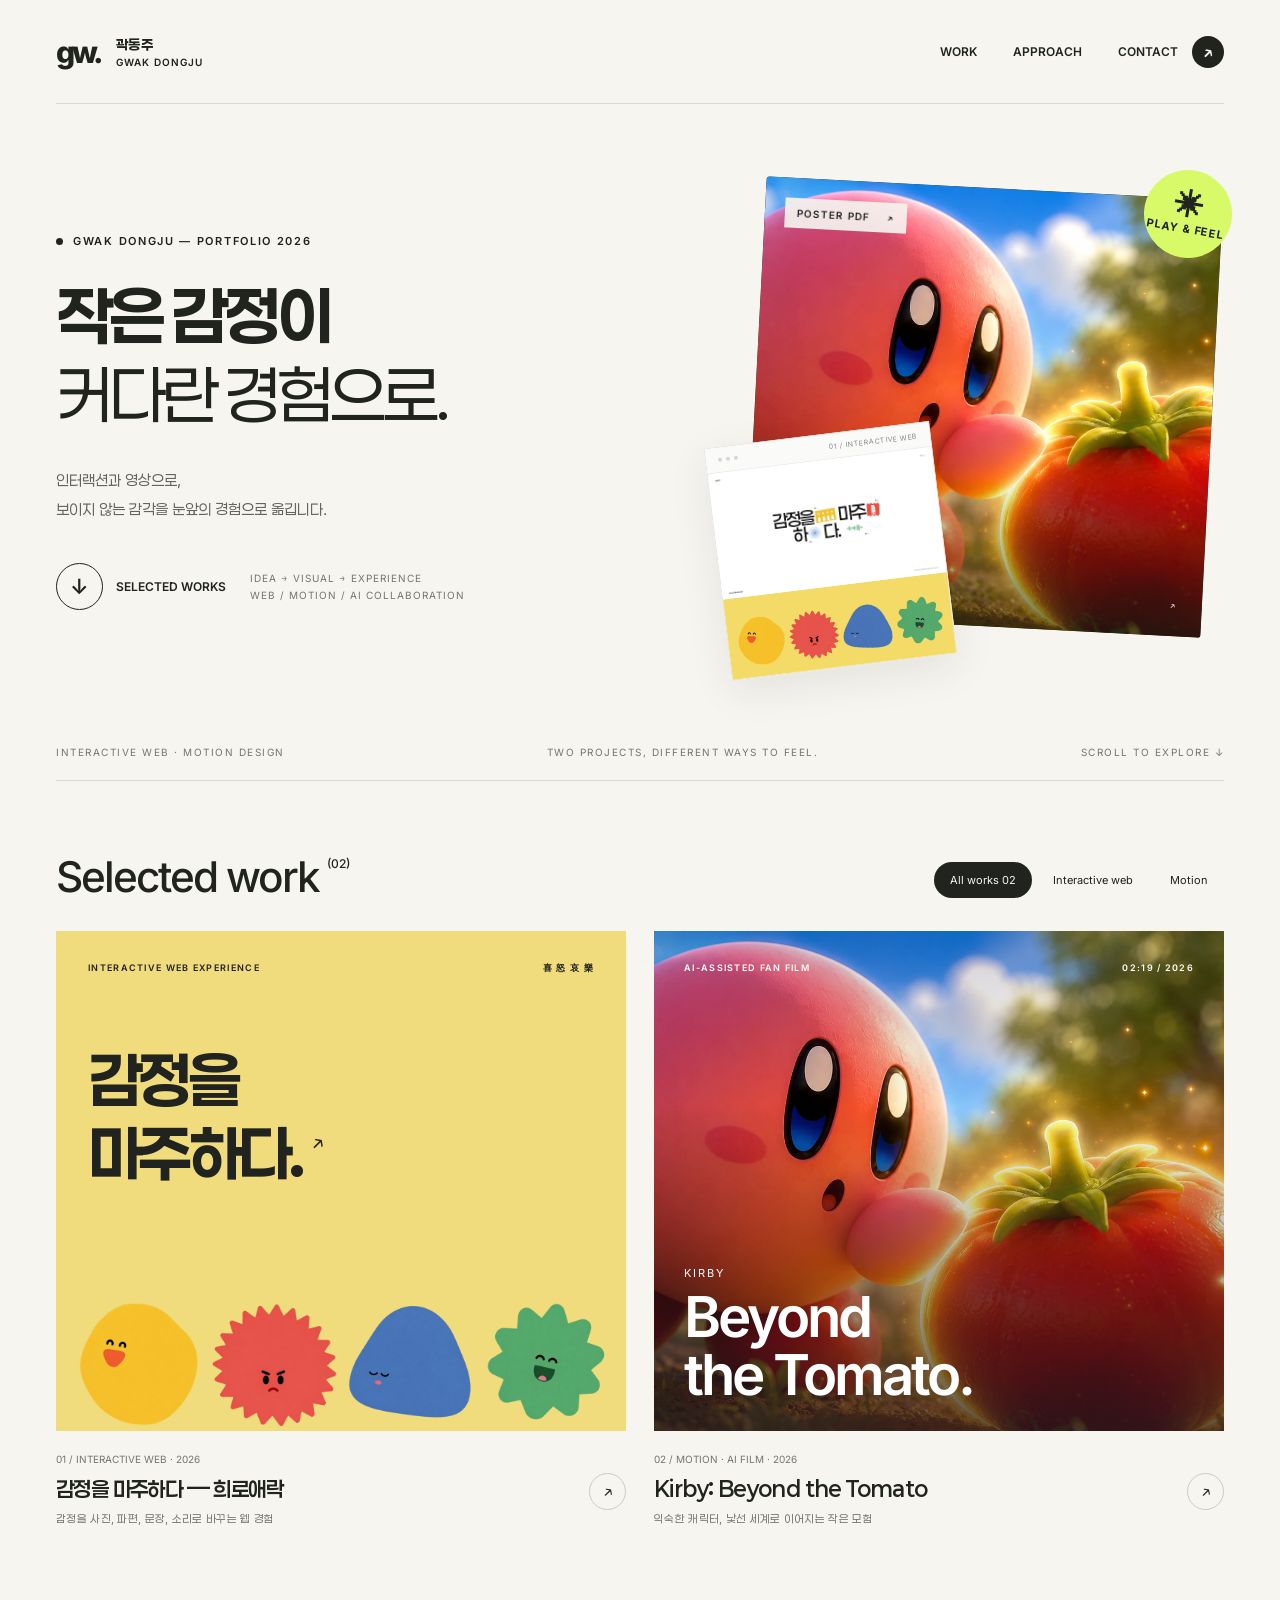
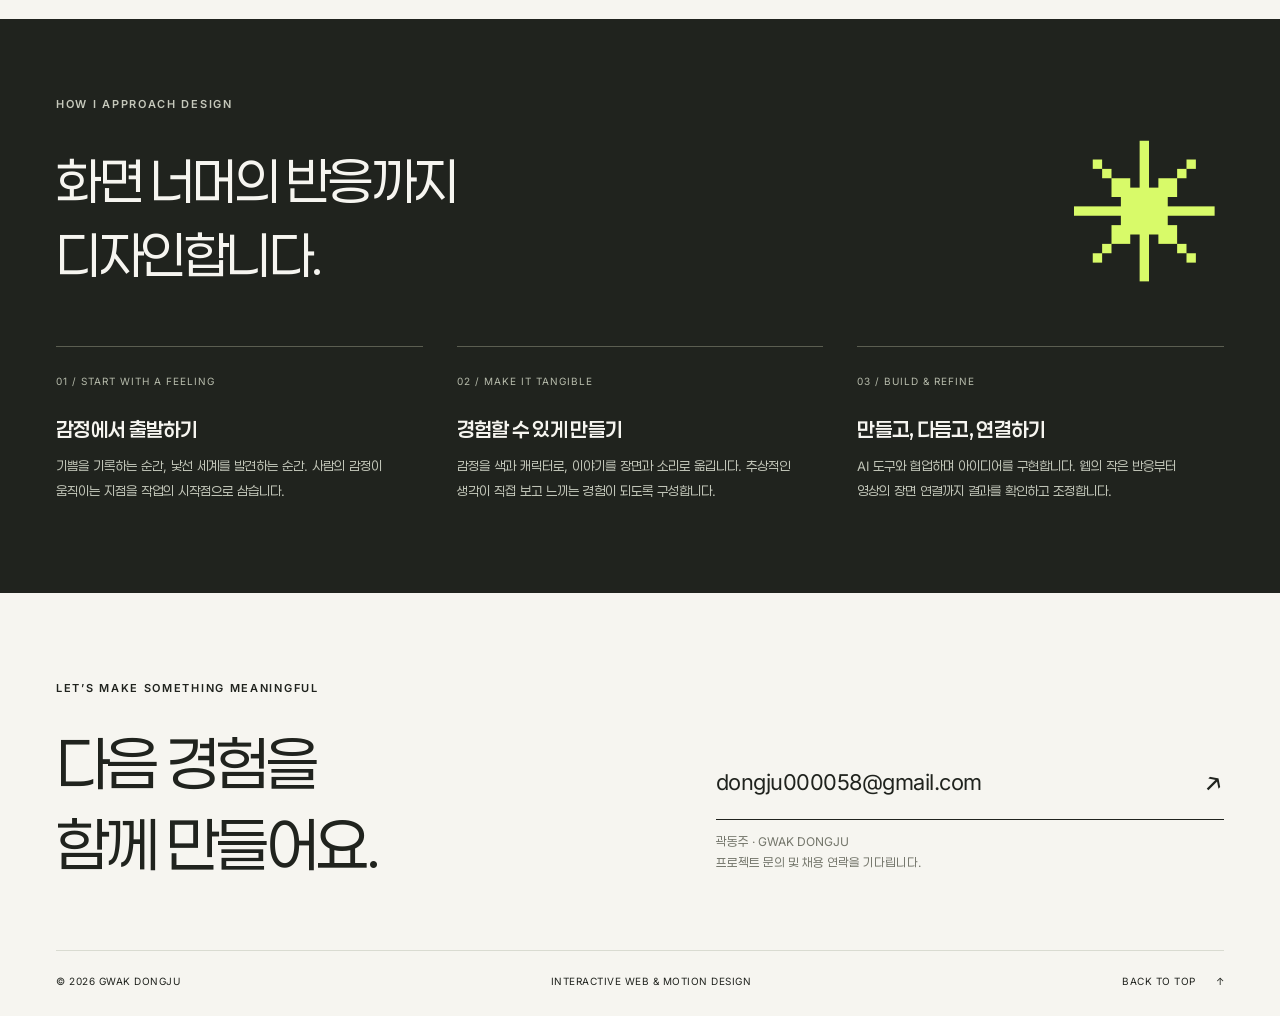
<file: index.html>
<!doctype html>
<html lang="ko"><head><meta charset="utf-8"><meta name="viewport" content="width=device-width, initial-scale=1"><meta name="color-scheme" content="light">
<title>곽동주 — Interactive Web &amp; Motion Portfolio</title><meta name="description" content="곽동주 / GWAK DONGJU의 디자인 포트폴리오. 감정을 마주하다 — 희로애락과 Kirby: Beyond the Tomato.">
<link rel="canonical" href="https://dongju000058.github.io/">
<meta property="og:type" content="website"><meta property="og:title" content="곽동주 — Interactive Web &amp; Motion Portfolio"><meta property="og:description" content="곽동주 / GWAK DONGJU의 디자인 포트폴리오. 감정을 마주하다 — 희로애락과 Kirby: Beyond the Tomato."><meta property="og:image" content="https://dongju000058.github.io/assets/kirby-story-01-tomato.webp"><meta property="og:locale" content="ko_KR">
<link rel="icon" href="favicon.svg" type="image/svg+xml"><link rel="preload" href="assets/Paperlogy-4Regular.woff2" as="font" type="font/woff2" crossorigin><link rel="stylesheet" href="style.css"><script src="app.js" defer></script></head><body><a class="skip" href="#main">본문으로 건너뛰기</a>
<header class="site-header wrap" id="top">
  <a class="brand" href="index.html" aria-label="곽동주 포트폴리오 홈"><span class="brand-mark" aria-hidden="true">gw.</span><span class="brand-name"><strong>곽동주</strong><br>GWAK DONGJU</span></a>
  <nav class="nav" aria-label="주요 메뉴"><a href="#selected-work">WORK</a><a class="nav-approach" href="#approach">APPROACH</a><a class="nav-contact" href="#contact">CONTACT <span aria-hidden="true">↗</span></a></nav>
</header><main id="main">
<section class="hero wrap" aria-labelledby="hero-title">
  <div class="hero-copy"><p class="eyebrow"><span class="dot"></span>GWAK DONGJU — PORTFOLIO 2026</p><h1 id="hero-title"><span>작은 감정이</span><span class="light">커다란 경험으로.</span></h1><p class="hero-description">인터랙션과 영상으로,<br>보이지 않는 감각을 눈앞의 경험으로 옮깁니다.</p><div class="hero-meta"><a class="round-link" href="#selected-work"><span class="circle" aria-hidden="true">↓</span>SELECTED WORKS</a><span class="small">IDEA → VISUAL → EXPERIENCE<br>WEB / MOTION / AI COLLABORATION</span></div></div>
  <div class="hero-visual"><a class="hero-picture" href="assets/kirby-poster.pdf" target="_blank" rel="noopener noreferrer" aria-label="커비 영상 포스터 PDF 열기 (새 탭)" style="display:block"><span class="hero-pdf-badge">POSTER PDF <span aria-hidden="true">↗</span></span><img src="assets/kirby-story-01-tomato.webp" alt="숲에서 빛나는 토마토를 발견하고 손을 내미는 커비" width="1672" height="941" fetchpriority="high"><div class="hero-picture-label"><span>02 / AI FAN FILM<strong>Beyond<br>the Tomato.</strong></span><span aria-hidden="true">↗</span></div></a><a class="hero-browser" href="emotions.html" aria-label="감정을 마주하다 — 희로애락 프로젝트 보기"><div class="browser-bar" aria-hidden="true"><i></i><i></i><i></i><span>01 / INTERACTIVE WEB</span></div><img src="assets/web-home.webp" alt="감정을 마주하다 웹사이트의 타이포그래피 화면" width="1920" height="1080"><div class="mini-characters" aria-hidden="true"><img src="assets/joy.webp" alt=""><img src="assets/anger.webp" alt=""><img src="assets/sorrow.webp" alt=""><img src="assets/pleasure.webp" alt=""></div></a><div class="hero-stamp" aria-hidden="true"><b>✳</b>PLAY & FEEL</div></div>
</section>
<div class="hero-bottom wrap"><span>INTERACTIVE WEB · MOTION DESIGN</span><span>TWO PROJECTS, DIFFERENT WAYS TO FEEL.</span><span>SCROLL TO EXPLORE ↓</span></div>
<section class="work-section wrap" id="selected-work" aria-labelledby="work-title"><div class="section-heading"><h2 id="work-title">Selected work<sup>(02)</sup></h2><div class="filters" role="group" aria-label="프로젝트 분야 필터"><button type="button" class="filter" data-filter="all" aria-pressed="true">All works <span aria-hidden="true">02</span></button><button type="button" class="filter" data-filter="web" aria-pressed="false">Interactive web</button><button type="button" class="filter" data-filter="motion" aria-pressed="false">Motion</button></div></div><p id="filter-status" class="sr-only" aria-live="polite"></p>
<div class="work-grid">
  <article class="work-card" data-category="web"><a href="emotions.html"><div class="work-cover web-cover"><div class="cover-top"><span>INTERACTIVE WEB EXPERIENCE</span><span>喜 怒 哀 樂</span></div><h3 aria-hidden="true">감정을<br>마주하다.<span>↗</span></h3><div class="cover-characters" aria-hidden="true"><div><img src="assets/joy.webp" alt="" loading="lazy"></div><div><img src="assets/anger.webp" alt="" loading="lazy"></div><div><img src="assets/sorrow.webp" alt="" loading="lazy"></div><div><img src="assets/pleasure.webp" alt="" loading="lazy"></div></div></div><div class="card-caption"><div><div class="number">01 / INTERACTIVE WEB · 2026</div><h3>감정을 마주하다 — 희로애락</h3><p>감정을 사진, 파편, 문장, 소리로 바꾸는 웹 경험</p></div><span class="card-arrow" aria-hidden="true">↗</span></div></a></article>
  <article class="work-card" data-category="motion"><a href="kirby.html"><div class="work-cover kirby-cover"><img src="assets/kirby-story-01-tomato.webp" alt="빛나는 토마토를 발견한 커비" width="1672" height="941" loading="lazy"><div class="cover-top"><span>AI-ASSISTED FAN FILM</span><span>02:19 / 2026</span></div><div class="kirby-cover-title" aria-hidden="true"><p>KIRBY</p><h3>Beyond<br>the Tomato.</h3></div></div><div class="card-caption"><div><div class="number">02 / MOTION · AI FILM · 2026</div><h3>Kirby: Beyond the Tomato</h3><p>익숙한 캐릭터, 낯선 세계로 이어지는 작은 모험</p></div><span class="card-arrow" aria-hidden="true">↗</span></div></a></article>
</div></section>
<section class="approach" id="approach" aria-labelledby="approach-title"><div class="wrap"><p class="eyebrow">HOW I APPROACH DESIGN</p><div class="approach-intro"><h2 id="approach-title">화면 너머의 반응까지<br>디자인합니다.</h2><span class="asterisk" aria-hidden="true">✳</span></div><div class="approach-list"><div class="approach-item"><span class="label">01 / START WITH A FEELING</span><h3>감정에서 출발하기</h3><p>기쁨을 기록하는 순간, 낯선 세계를 발견하는 순간. 사람의 감정이 움직이는 지점을 작업의 시작점으로 삼습니다.</p></div><div class="approach-item"><span class="label">02 / MAKE IT TANGIBLE</span><h3>경험할 수 있게 만들기</h3><p>감정을 색과 캐릭터로, 이야기를 장면과 소리로 옮깁니다. 추상적인 생각이 직접 보고 느끼는 경험이 되도록 구성합니다.</p></div><div class="approach-item"><span class="label">03 / BUILD & REFINE</span><h3>만들고, 다듬고, 연결하기</h3><p>AI 도구와 협업하며 아이디어를 구현합니다. 웹의 작은 반응부터 영상의 장면 연결까지 결과를 확인하고 조정합니다.</p></div></div></div></section>
</main><div class="">
<section class="contact wrap" id="contact" aria-labelledby="contact-title">
  <p class="eyebrow">LET’S MAKE SOMETHING MEANINGFUL</p>
  <div class="contact-grid"><h2 id="contact-title">다음 경험을<br>함께 만들어요.</h2><div><a class="email-link" href="mailto:dongju000058@gmail.com"><span>dongju000058@gmail.com</span><span aria-hidden="true">↗</span></a><p class="contact-note">곽동주 · GWAK DONGJU<br>프로젝트 문의 및 채용 연락을 기다립니다.</p></div></div>
</section>
<footer class="site-footer wrap"><span>© 2026 GWAK DONGJU</span><span>INTERACTIVE WEB & MOTION DESIGN</span><a class="back-top" href="#top">BACK TO TOP <span aria-hidden="true">↑</span></a></footer></div></body></html>
</file>
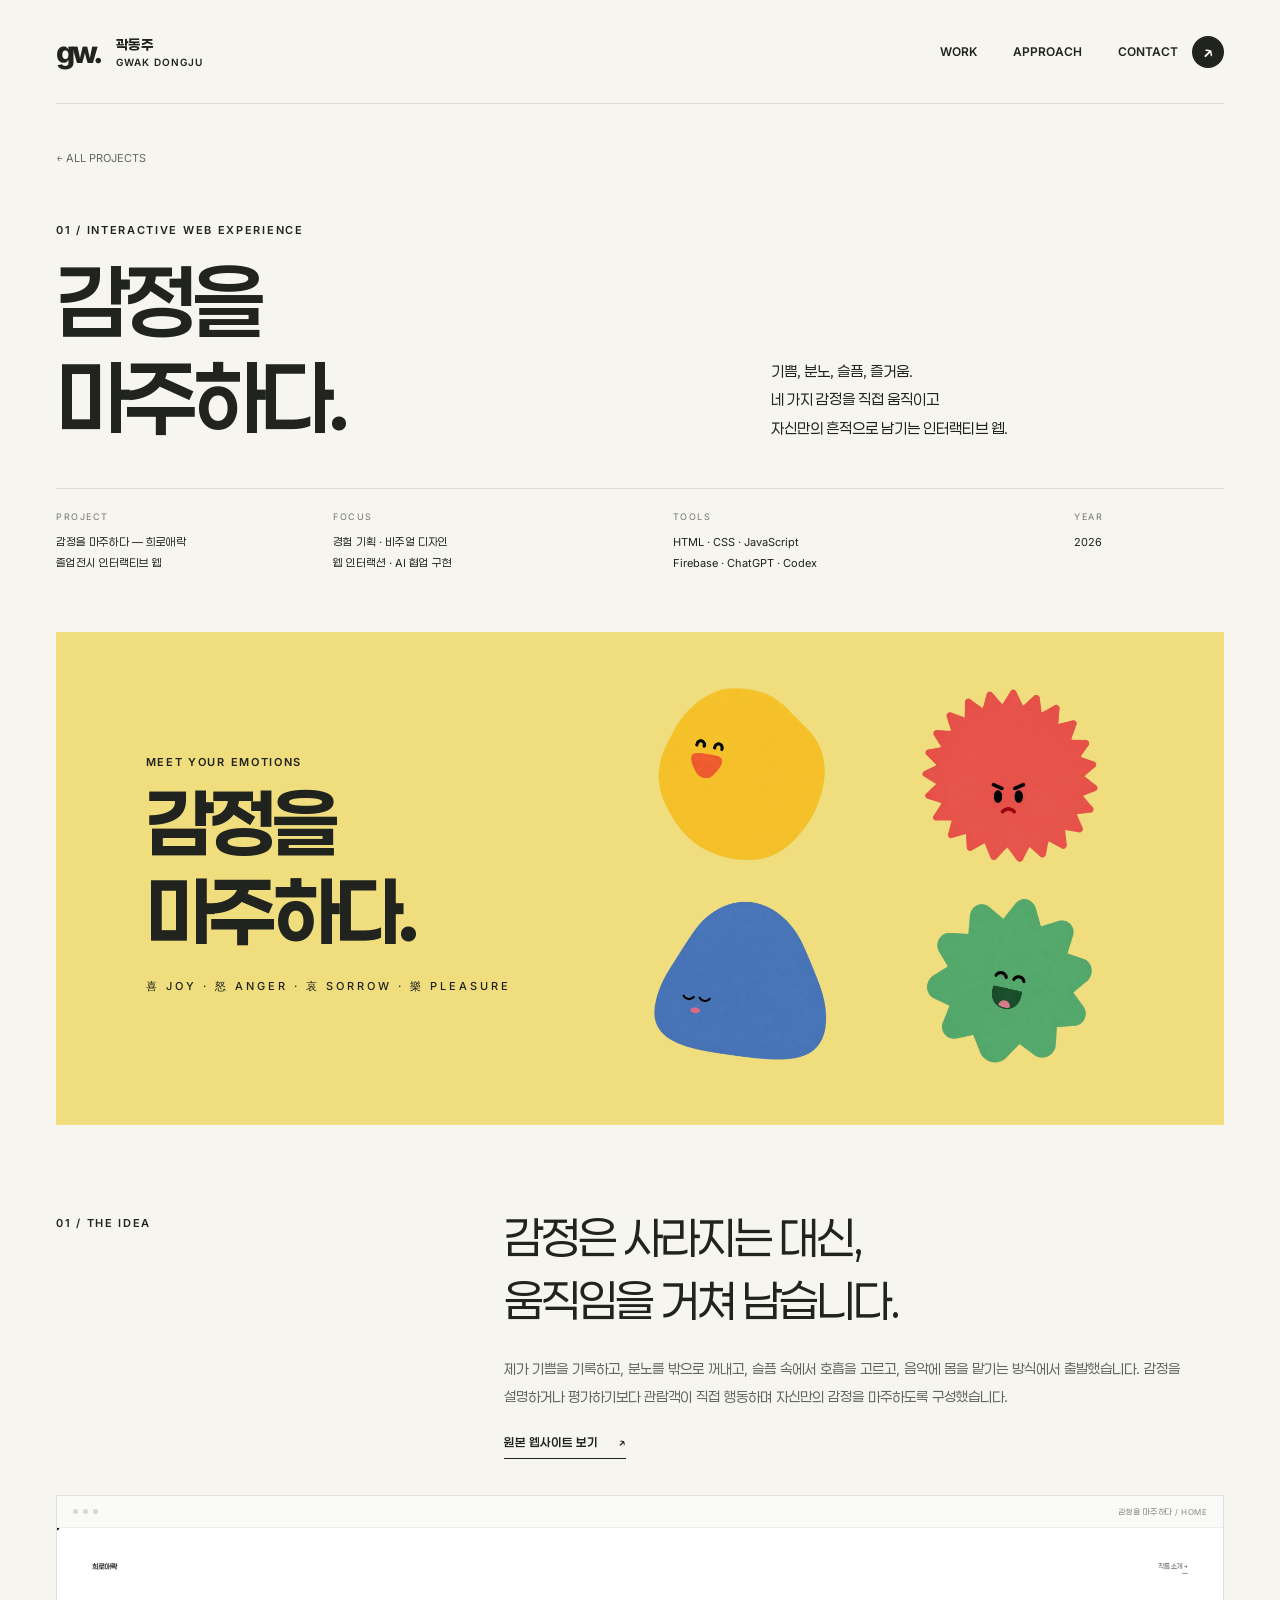
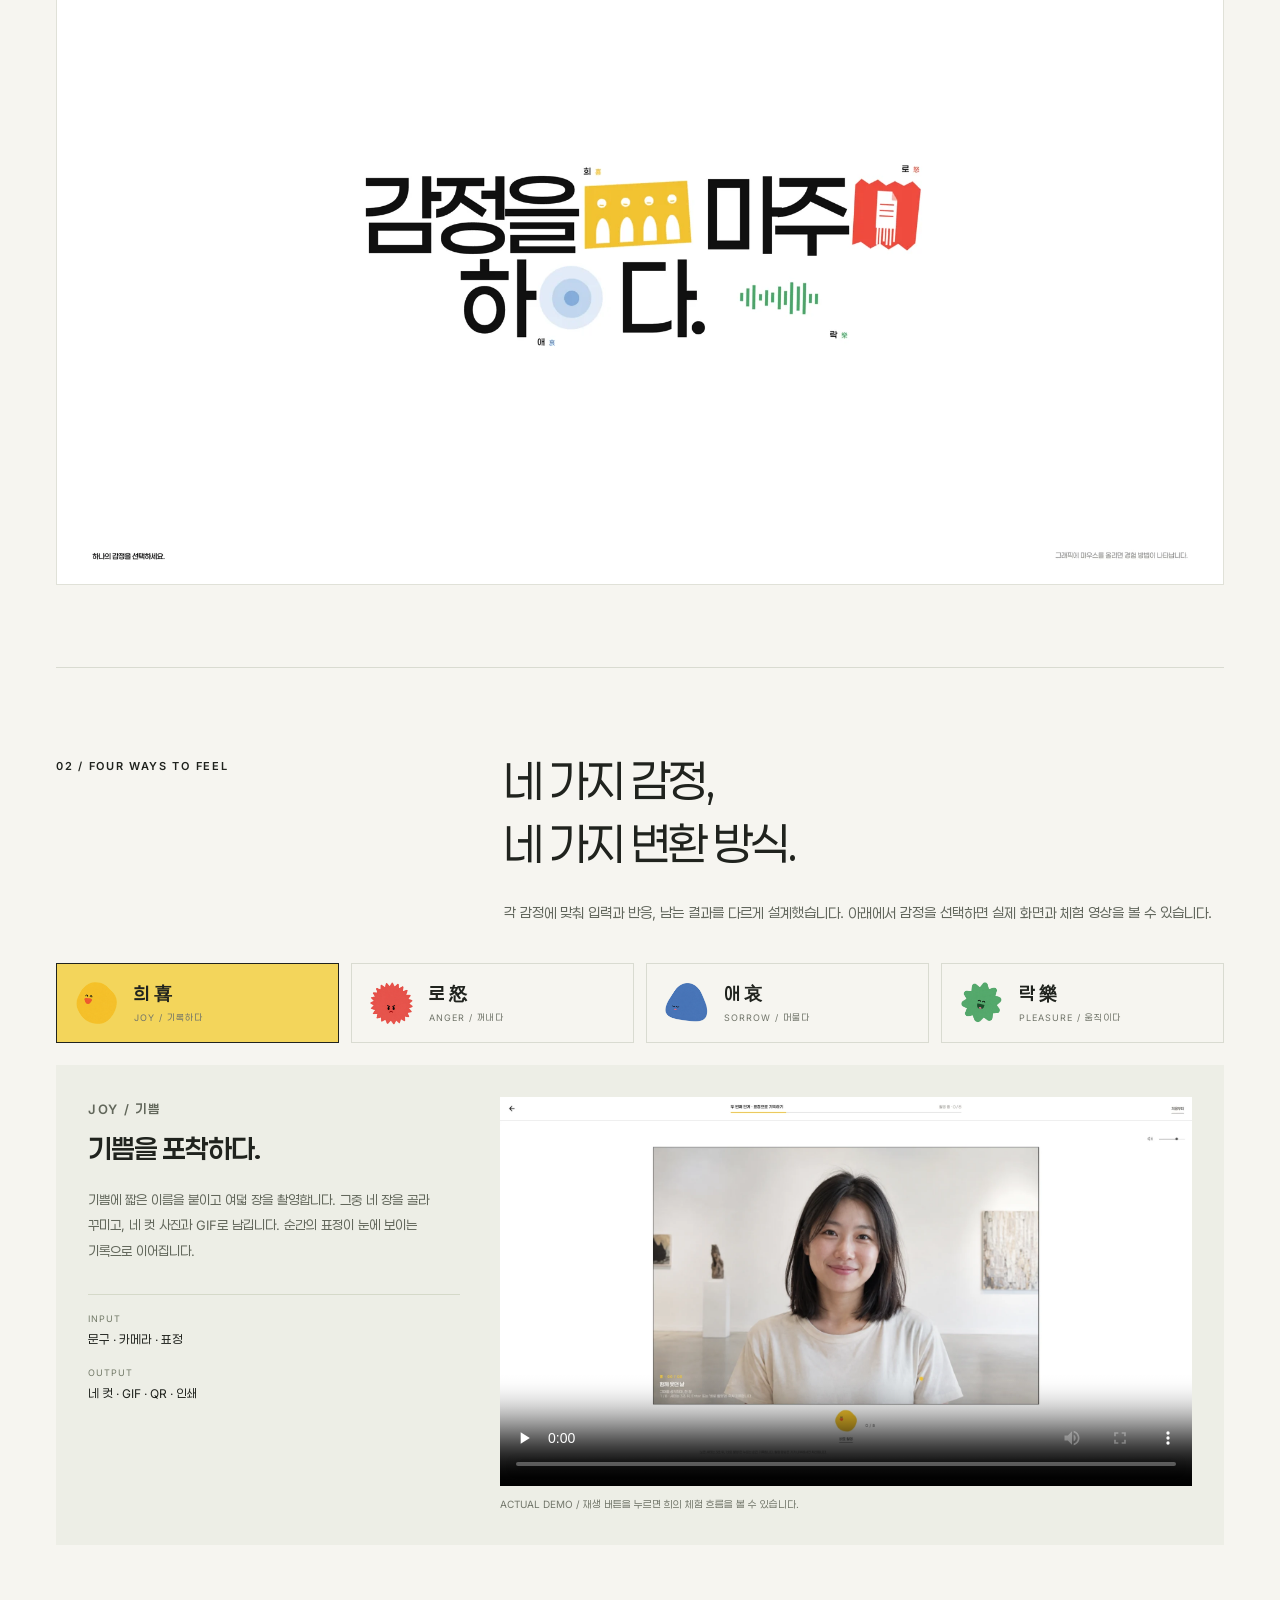
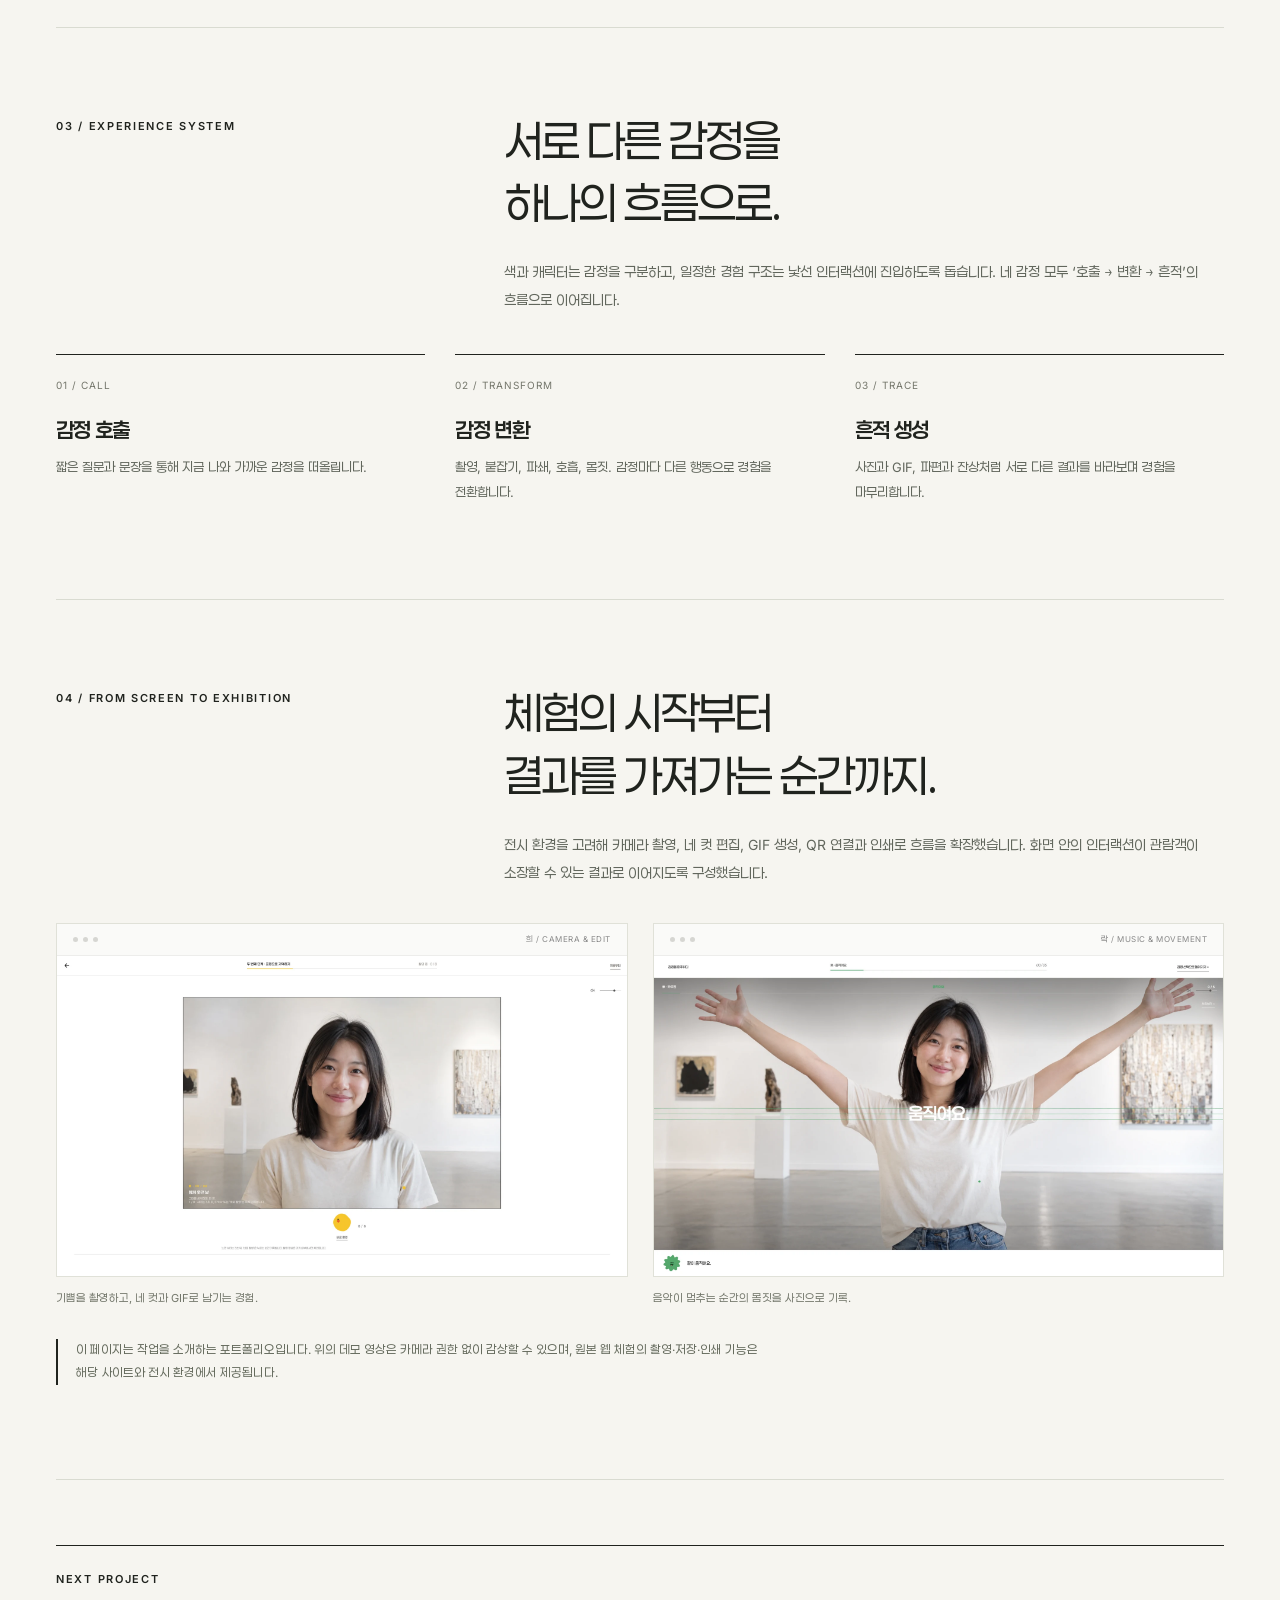
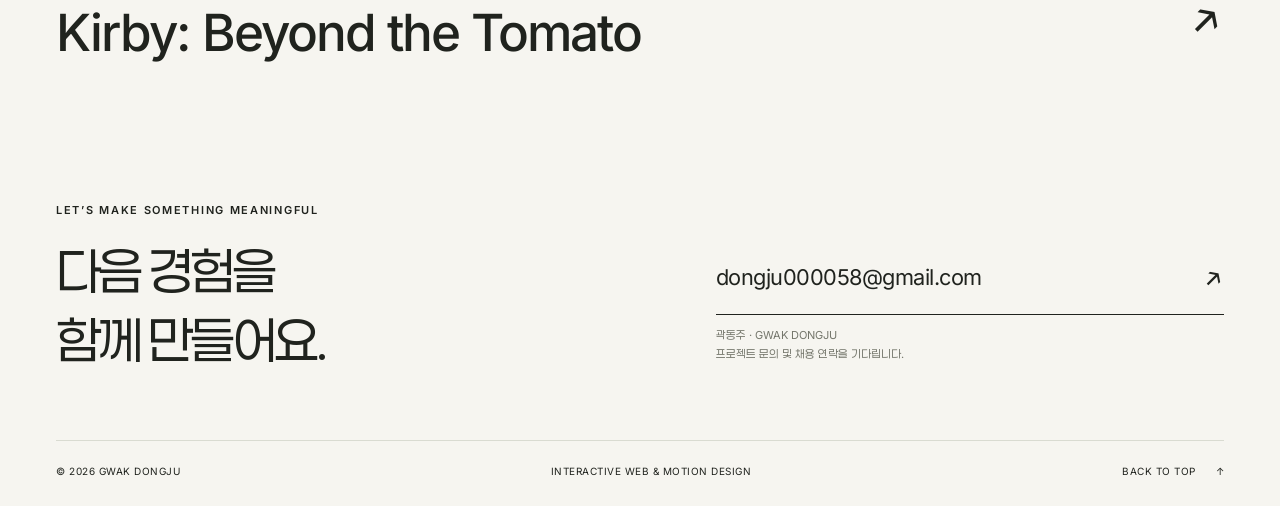
<file: emotions.html>
<!doctype html>
<html lang="ko"><head><meta charset="utf-8"><meta name="viewport" content="width=device-width, initial-scale=1"><meta name="color-scheme" content="light">
<title>감정을 마주하다 — 희로애락 | 곽동주</title><meta name="description" content="기쁨·분노·슬픔·즐거움을 사진, 파편, 문장, 소리로 바꾸는 졸업전시 인터랙티브 웹 프로젝트.">
<link rel="canonical" href="https://dongju000058.github.io/emotions.html">
<meta property="og:type" content="website"><meta property="og:title" content="감정을 마주하다 — 희로애락 | 곽동주"><meta property="og:description" content="기쁨·분노·슬픔·즐거움을 사진, 파편, 문장, 소리로 바꾸는 졸업전시 인터랙티브 웹 프로젝트."><meta property="og:image" content="https://dongju000058.github.io/assets/web-home.webp"><meta property="og:locale" content="ko_KR">
<link rel="icon" href="favicon.svg" type="image/svg+xml"><link rel="preload" href="assets/Paperlogy-4Regular.woff2" as="font" type="font/woff2" crossorigin><link rel="stylesheet" href="style.css"><script src="app.js" defer></script></head><body><a class="skip" href="#main">본문으로 건너뛰기</a>
<header class="site-header wrap" id="top">
  <a class="brand" href="index.html" aria-label="곽동주 포트폴리오 홈"><span class="brand-mark" aria-hidden="true">gw.</span><span class="brand-name"><strong>곽동주</strong><br>GWAK DONGJU</span></a>
  <nav class="nav" aria-label="주요 메뉴"><a href="index.html#selected-work">WORK</a><a class="nav-approach" href="index.html#approach">APPROACH</a><a class="nav-contact" href="#contact">CONTACT <span aria-hidden="true">↗</span></a></nav>
</header><main id="main"><section class="case-intro wrap"><a class="back-link" href="index.html#selected-work">← ALL PROJECTS</a><div class="case-heading"><div><p class="eyebrow">01 / INTERACTIVE WEB EXPERIENCE</p><h1>감정을<br>마주하다.</h1></div><p class="summary">기쁨, 분노, 슬픔, 즐거움.<br>네 가지 감정을 직접 움직이고<br>자신만의 흔적으로 남기는 인터랙티브 웹.</p></div><dl class="project-meta"><div><dt>PROJECT</dt><dd>감정을 마주하다 — 희로애락<br>졸업전시 인터랙티브 웹</dd></div><div><dt>FOCUS</dt><dd>경험 기획 · 비주얼 디자인<br>웹 인터랙션 · AI 협업 구현</dd></div><div><dt>TOOLS</dt><dd>HTML · CSS · JavaScript<br>Firebase · ChatGPT · Codex</dd></div><div><dt>YEAR</dt><dd>2026</dd></div></dl></section>
<div class="case-banner emotion-banner wrap"><div><p class="eyebrow">MEET YOUR EMOTIONS</p><p class="emotion-banner-word">감정을<br>마주하다.<small>喜 JOY · 怒 ANGER · 哀 SORROW · 樂 PLEASURE</small></p></div><div class="banner-characters" aria-label="네 가지 감정 캐릭터"><div><img src="assets/joy.webp" alt="노란색 기쁨 캐릭터" width="720" height="720"></div><div><img src="assets/anger.webp" alt="붉은색 분노 캐릭터" width="720" height="720"></div><div><img src="assets/sorrow.webp" alt="푸른색 슬픔 캐릭터" width="720" height="720"></div><div><img src="assets/pleasure.webp" alt="초록색 즐거움 캐릭터" width="720" height="720"></div></div></div>
<section class="case-section wrap" aria-labelledby="emotion-overview"><div class="case-section-head"><p class="eyebrow">01 / THE IDEA</p><div><h2 id="emotion-overview">감정은 사라지는 대신,<br>움직임을 거쳐 남습니다.</h2><p>제가 기쁨을 기록하고, 분노를 밖으로 꺼내고, 슬픔 속에서 호흡을 고르고, 음악에 몸을 맡기는 방식에서 출발했습니다. 감정을 설명하거나 평가하기보다 관람객이 직접 행동하며 자신만의 감정을 마주하도록 구성했습니다.</p><a class="external-link" href="https://heeroaerak.com" target="_blank" rel="noopener noreferrer">원본 웹사이트 보기 <span aria-hidden="true">↗</span><span class="sr-only">새 탭에서 열림</span></a></div></div><div class="screen"><div class="browser-bar" aria-hidden="true"><i></i><i></i><i></i><span>감정을 마주하다 / HOME</span></div><img src="assets/web-home.webp" alt="감정을 마주하다의 메인 화면. 네 감정의 그래픽이 제목과 결합되어 있다." width="1920" height="1080" loading="lazy"></div></section>
<section class="case-section wrap" aria-labelledby="emotion-experience"><div class="case-section-head"><p class="eyebrow">02 / FOUR WAYS TO FEEL</p><div><h2 id="emotion-experience">네 가지 감정,<br>네 가지 변환 방식.</h2><p>각 감정에 맞춰 입력과 반응, 남는 결과를 다르게 설계했습니다. 아래에서 감정을 선택하면 실제 화면과 체험 영상을 볼 수 있습니다.</p></div></div>
<div class="experience-tabs" role="tablist" aria-label="감정별 프로젝트 소개"><button class="experience-tab" type="button" role="tab" id="tab-joy" aria-controls="panel-joy" aria-selected="true" tabindex="0" style="--tab-color:var(--joy)"><img src="assets/joy.webp" alt="" loading="lazy"><span><b>희 喜</b><small>JOY / 기록하다</small></span></button><button class="experience-tab" type="button" role="tab" id="tab-anger" aria-controls="panel-anger" aria-selected="false" tabindex="-1" style="--tab-color:var(--anger)"><img src="assets/anger.webp" alt="" loading="lazy"><span><b>로 怒</b><small>ANGER / 꺼내다</small></span></button><button class="experience-tab" type="button" role="tab" id="tab-sorrow" aria-controls="panel-sorrow" aria-selected="false" tabindex="-1" style="--tab-color:var(--sorrow)"><img src="assets/sorrow.webp" alt="" loading="lazy"><span><b>애 哀</b><small>SORROW / 머물다</small></span></button><button class="experience-tab" type="button" role="tab" id="tab-pleasure" aria-controls="panel-pleasure" aria-selected="false" tabindex="-1" style="--tab-color:var(--pleasure)"><img src="assets/pleasure.webp" alt="" loading="lazy"><span><b>락 樂</b><small>PLEASURE / 움직이다</small></span></button></div>
<div class="experience-panel" id="panel-joy" role="tabpanel" aria-labelledby="tab-joy" tabindex="0"><div class="experience-copy"><p class="eyebrow">JOY / 기쁨</p><h3>기쁨을 포착하다.</h3><p>기쁨에 짧은 이름을 붙이고 여덟 장을 촬영합니다. 그중 네 장을 골라 꾸미고, 네 컷 사진과 GIF로 남깁니다. 순간의 표정이 눈에 보이는 기록으로 이어집니다.</p><dl class="io"><div><dt>INPUT</dt><dd>문구 · 카메라 · 표정</dd></div><div><dt>OUTPUT</dt><dd>네 컷 · GIF · QR · 인쇄</dd></div></dl></div><div class="experience-media"><video controls playsinline preload="none" poster="assets/web-joy.webp" aria-label="희: 네 컷 사진 체험 데모"><source src="assets/joy-demo.mp4" type="video/mp4">브라우저에서 영상을 재생할 수 없습니다. <a href="assets/joy-demo.mp4">희 체험 영상 열기</a></video><p class="media-label">ACTUAL DEMO / 재생 버튼을 누르면 희의 체험 흐름을 볼 수 있습니다.</p></div></div>
<div class="experience-panel" id="panel-anger" role="tabpanel" aria-labelledby="tab-anger" tabindex="0" hidden><div class="experience-copy"><p class="eyebrow">ANGER / 분노</p><h3>분노를 통과하다.</h3><p>달아나는 캐릭터를 붙잡고 마음에 걸린 말을 입력합니다. 꺼낸 말은 하나의 파일이 되고, 파쇄되는 움직임으로 바뀝니다. 붙잡기와 놓아주기를 행동으로 경험합니다.</p><dl class="io"><div><dt>INPUT</dt><dd>마우스 · 키보드 · 문장</dd></div><div><dt>OUTPUT</dt><dd>파일 · 파편 · 정적</dd></div></dl></div><div class="experience-media"><img src="assets/web-anger.webp" alt="어디 한번 잡아볼까요?라는 질문과 함께 달아나는 분노 캐릭터를 잡는 웹 화면" width="1920" height="1080" loading="lazy"><p class="media-label">SCREEN CAPTURE / 달아나는 캐릭터를 붙잡는 분노 인터랙션.</p></div></div>
<div class="experience-panel" id="panel-sorrow" role="tabpanel" aria-labelledby="tab-sorrow" tabindex="0" hidden><div class="experience-copy"><p class="eyebrow">SORROW / 슬픔</p><h3>슬픔 곁에 머물다.</h3><p>마음에 머무는 문장을 꺼내 잠시 바라봅니다. 캐릭터와 네 번의 호흡을 함께하며 문장이 천천히 흘러가도록 구성했습니다. 빠른 해소 대신 머무를 수 있는 시간을 만듭니다.</p><dl class="io"><div><dt>INPUT</dt><dd>문장 · 호흡</dd></div><div><dt>OUTPUT</dt><dd>번짐 · 잔상 · 여백</dd></div></dl></div><div class="experience-media"><img src="assets/web-sorrow.webp" alt="어떤 말부터 꺼낼까요?라는 질문과 함께 마음에 머무는 문장을 고르는 슬픔 체험 화면" width="1920" height="1080" loading="lazy"><p class="media-label">SCREEN CAPTURE / 문장을 선택하고, 호흡하며 천천히 흘려보내는 경험.</p></div></div>
<div class="experience-panel" id="panel-pleasure" role="tabpanel" aria-labelledby="tab-pleasure" tabindex="0" hidden><div class="experience-copy"><p class="eyebrow">PLEASURE / 즐거움</p><h3>즐거움을 증폭하다.</h3><p>음악을 고르고 리듬에 맞춰 몸을 움직입니다. 음악이 멈추는 다섯 순간의 자세를 카메라에 남깁니다. 몸짓과 음악이 만나 즐거움이 사진으로 기록됩니다.</p><dl class="io"><div><dt>INPUT</dt><dd>음악 · 웹캠 · 몸짓</dd></div><div><dt>OUTPUT</dt><dd>움직임 · 포즈 사진</dd></div></dl></div><div class="experience-media"><video controls playsinline preload="none" poster="assets/web-pleasure.webp" aria-label="락: 음악과 몸짓 체험 데모"><source src="assets/pleasure-demo.mp4" type="video/mp4">브라우저에서 영상을 재생할 수 없습니다. <a href="assets/pleasure-demo.mp4">락 체험 영상 열기</a></video><p class="media-label">ACTUAL DEMO / 음악과 카메라를 활용한 락 체험 영상.</p></div></div></section>
<section class="case-section wrap" aria-labelledby="emotion-system"><div class="case-section-head"><p class="eyebrow">03 / EXPERIENCE SYSTEM</p><div><h2 id="emotion-system">서로 다른 감정을<br>하나의 흐름으로.</h2><p>색과 캐릭터는 감정을 구분하고, 일정한 경험 구조는 낯선 인터랙션에 진입하도록 돕습니다. 네 감정 모두 ‘호출 → 변환 → 흔적’의 흐름으로 이어집니다.</p></div></div><div class="journey"><div class="journey-item"><span class="journey-number">01 / CALL</span><h3>감정 호출</h3><p>짧은 질문과 문장을 통해 지금 나와 가까운 감정을 떠올립니다.</p></div><div class="journey-item"><span class="journey-number">02 / TRANSFORM</span><h3>감정 변환</h3><p>촬영, 붙잡기, 파쇄, 호흡, 몸짓. 감정마다 다른 행동으로 경험을 전환합니다.</p></div><div class="journey-item"><span class="journey-number">03 / TRACE</span><h3>흔적 생성</h3><p>사진과 GIF, 파편과 잔상처럼 서로 다른 결과를 바라보며 경험을 마무리합니다.</p></div></div></section>
<section class="case-section wrap" aria-labelledby="emotion-build"><div class="case-section-head"><p class="eyebrow">04 / FROM SCREEN TO EXHIBITION</p><div><h2 id="emotion-build">체험의 시작부터<br>결과를 가져가는 순간까지.</h2><p>전시 환경을 고려해 카메라 촬영, 네 컷 편집, GIF 생성, QR 연결과 인쇄로 흐름을 확장했습니다. 화면 안의 인터랙션이 관람객이 소장할 수 있는 결과로 이어지도록 구성했습니다.</p></div></div><div class="two-screens"><figure><div class="screen"><div class="browser-bar" aria-hidden="true"><i></i><i></i><i></i><span>희 / CAMERA & EDIT</span></div><img src="assets/web-joy.webp" alt="희 체험의 카메라 촬영 화면" width="1920" height="1080" loading="lazy"></div><figcaption>기쁨을 촬영하고, 네 컷과 GIF로 남기는 경험.</figcaption></figure><figure><div class="screen"><div class="browser-bar" aria-hidden="true"><i></i><i></i><i></i><span>락 / MUSIC & MOVEMENT</span></div><img src="assets/web-pleasure.webp" alt="음악에 맞춰 몸을 움직이고 자세를 기록하는 락의 화면" width="1920" height="1080" loading="lazy"></div><figcaption>음악이 멈추는 순간의 몸짓을 사진으로 기록.</figcaption></figure></div><p class="note-box">이 페이지는 작업을 소개하는 포트폴리오입니다. 위의 데모 영상은 카메라 권한 없이 감상할 수 있으며, 원본 웹 체험의 촬영·저장·인쇄 기능은 해당 사이트와 전시 환경에서 제공됩니다.</p></section></main><a class="next-project wrap" href="kirby.html"><div class="next-project-inner"><div><p class="eyebrow">NEXT PROJECT</p><h2>Kirby: Beyond the Tomato</h2></div><span class="big-arrow" aria-hidden="true">↗</span></div></a><div class="footer-compact">
<section class="contact wrap" id="contact" aria-labelledby="contact-title">
  <p class="eyebrow">LET’S MAKE SOMETHING MEANINGFUL</p>
  <div class="contact-grid"><h2 id="contact-title">다음 경험을<br>함께 만들어요.</h2><div><a class="email-link" href="mailto:dongju000058@gmail.com"><span>dongju000058@gmail.com</span><span aria-hidden="true">↗</span></a><p class="contact-note">곽동주 · GWAK DONGJU<br>프로젝트 문의 및 채용 연락을 기다립니다.</p></div></div>
</section>
<footer class="site-footer wrap"><span>© 2026 GWAK DONGJU</span><span>INTERACTIVE WEB & MOTION DESIGN</span><a class="back-top" href="#top">BACK TO TOP <span aria-hidden="true">↑</span></a></footer></div></body></html>
</file>
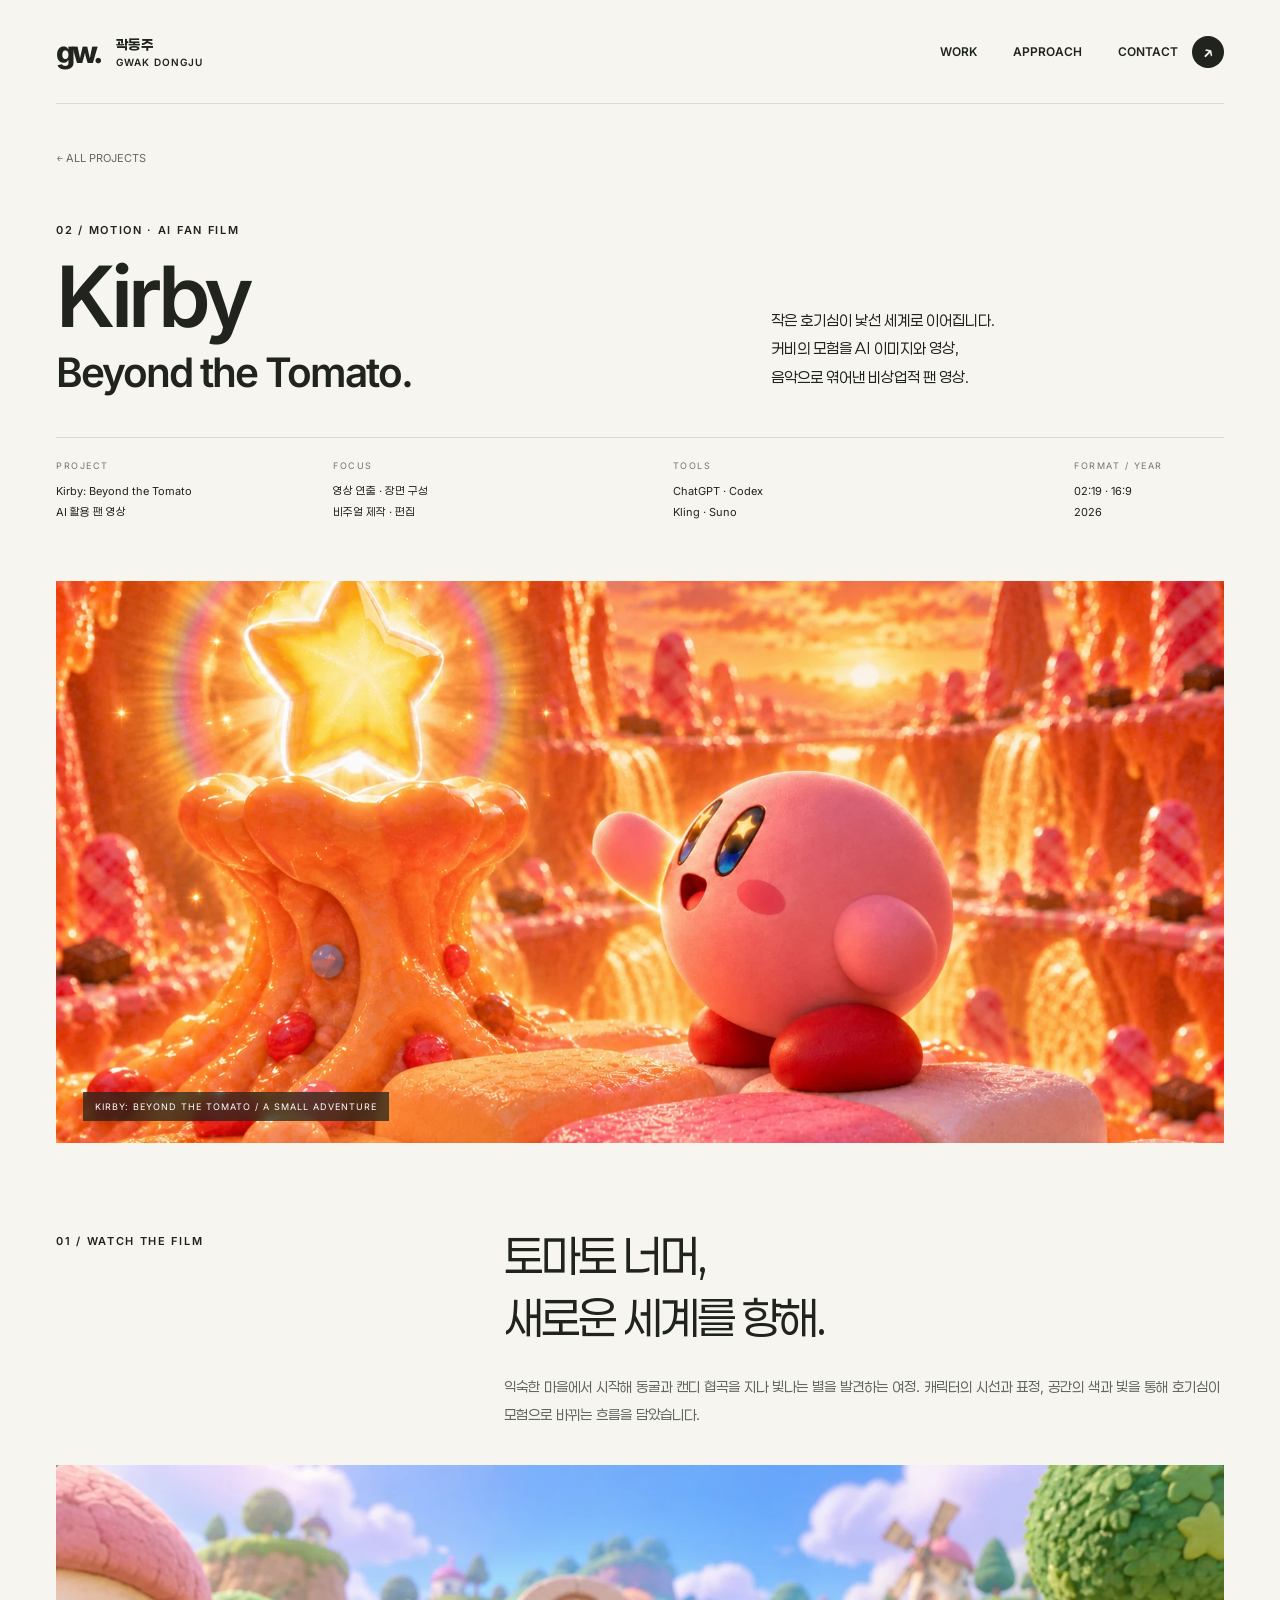
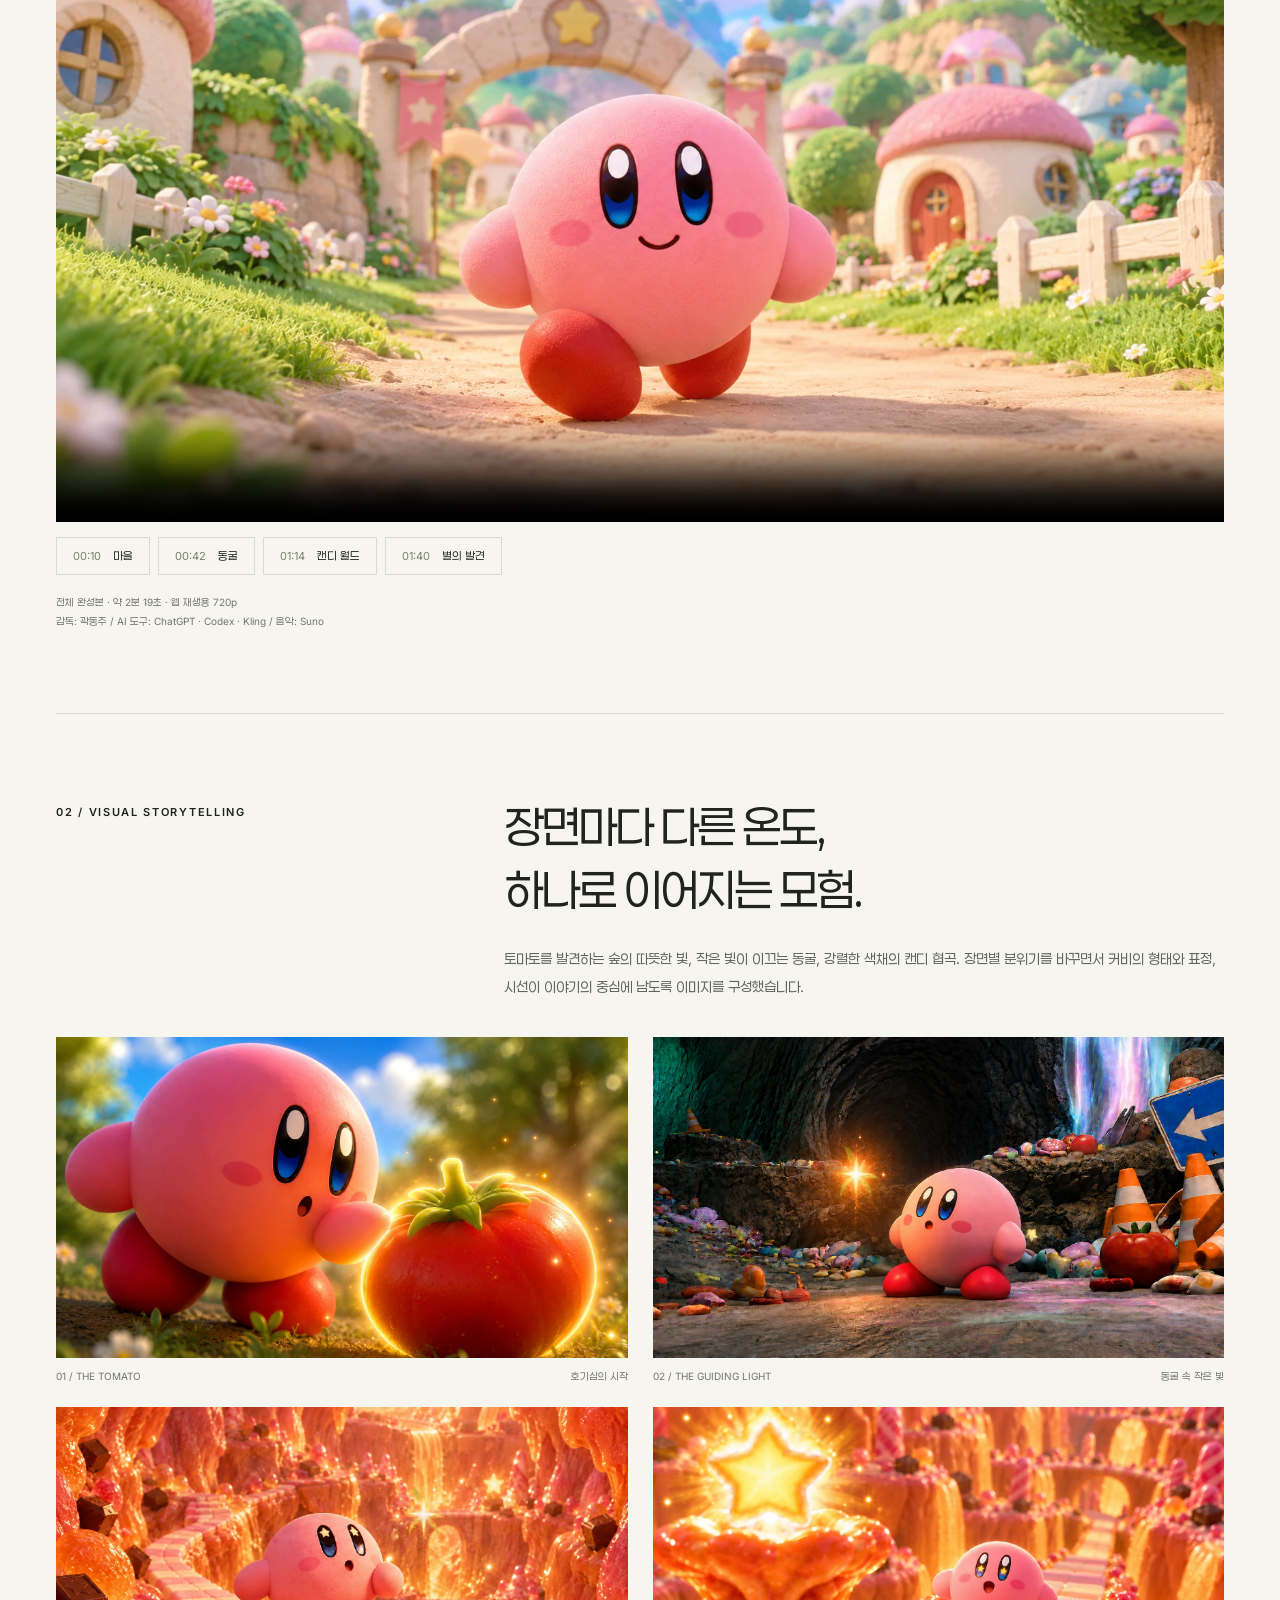
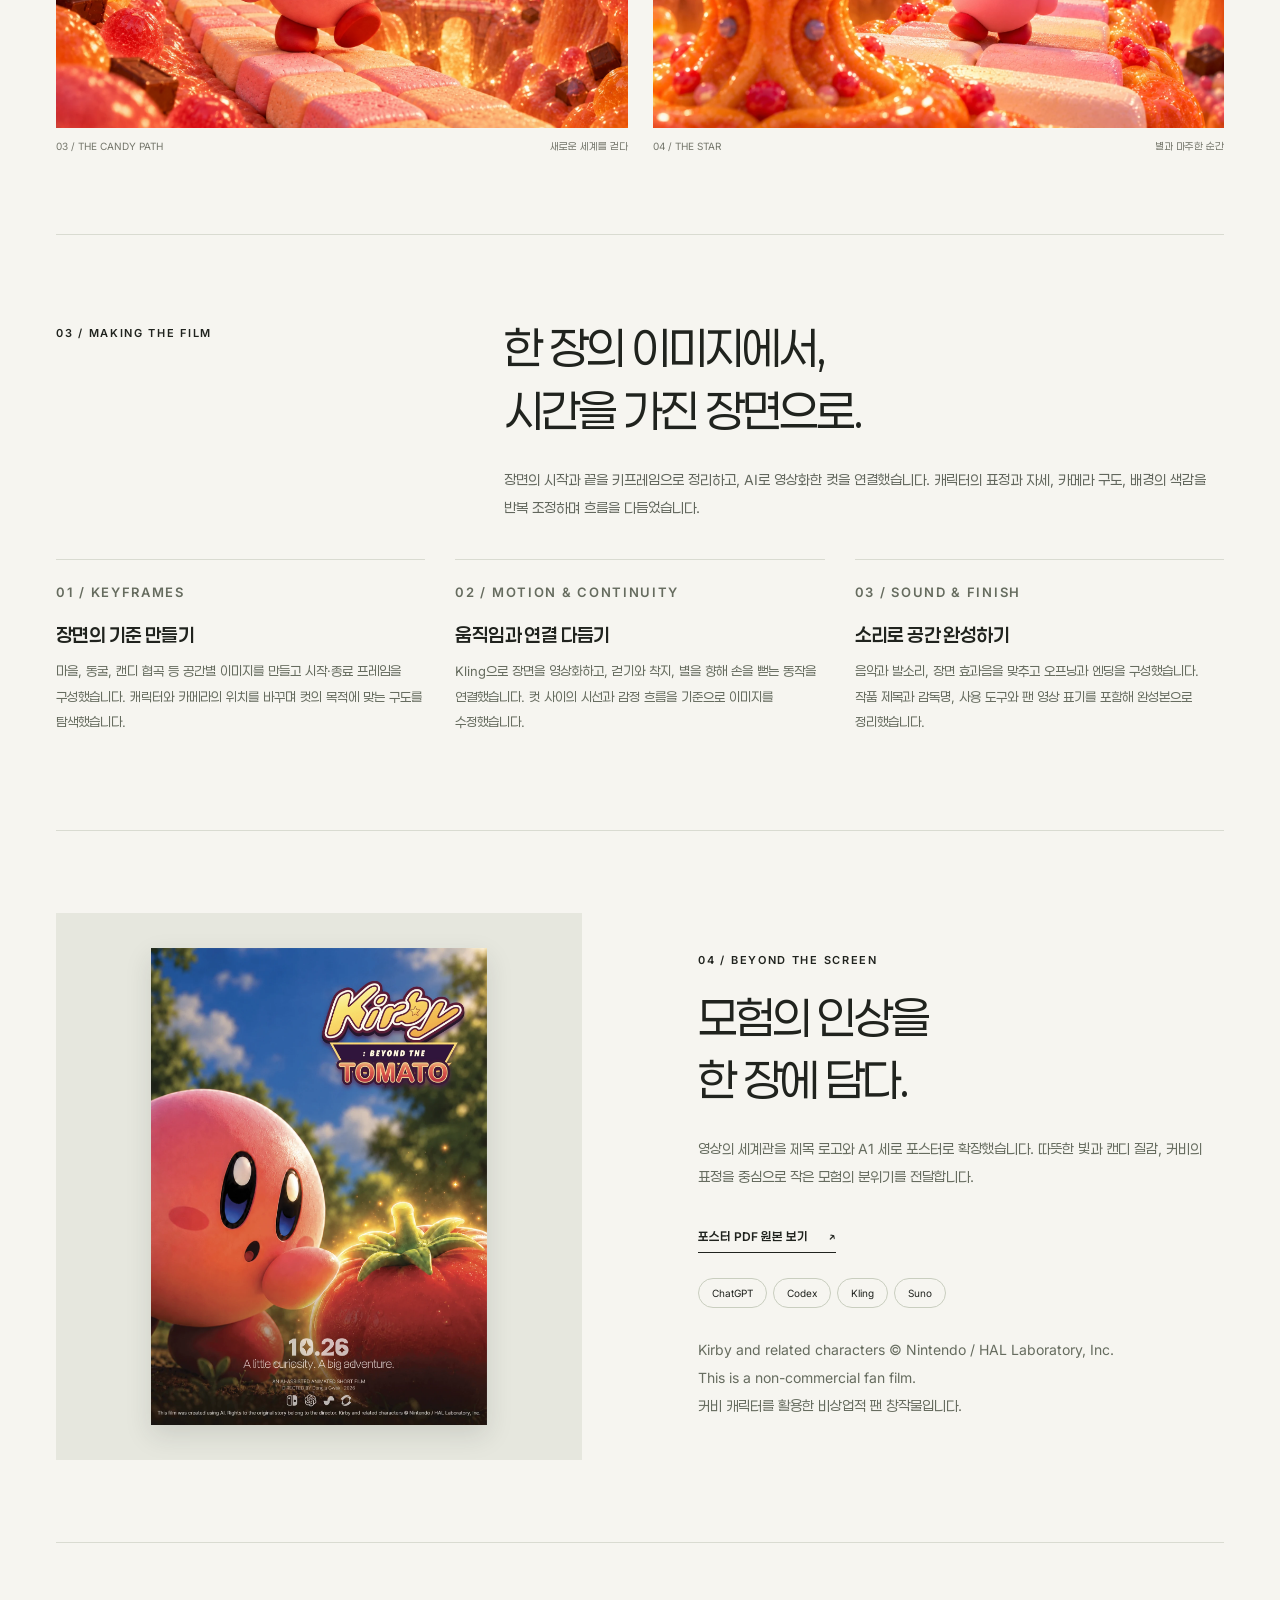
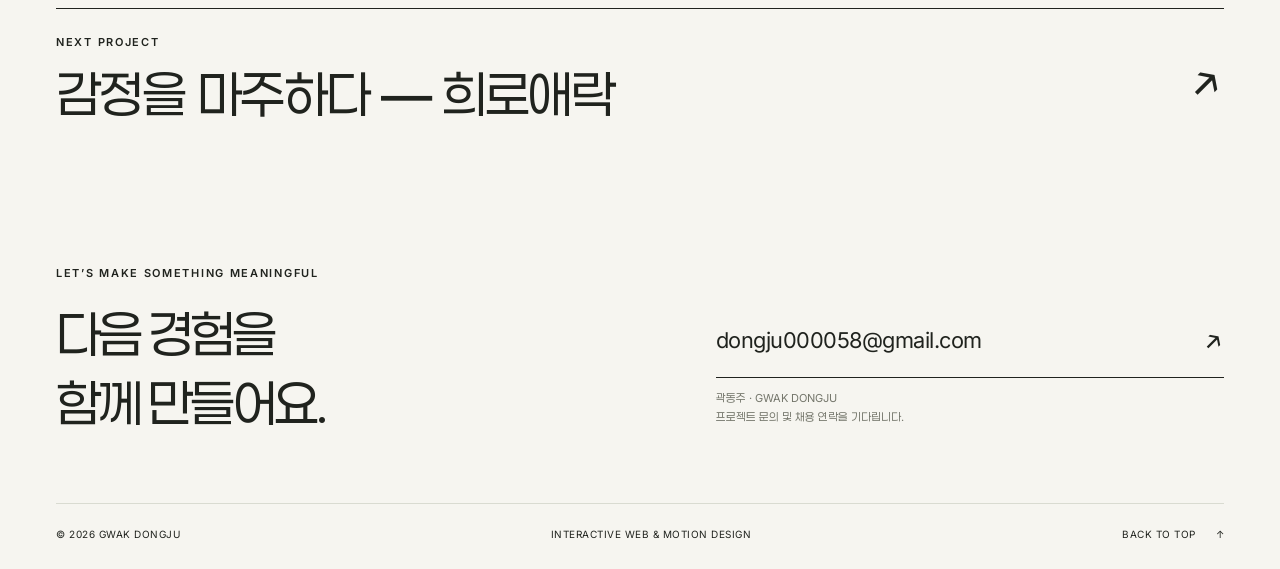
<file: kirby.html>
<!doctype html>
<html lang="ko"><head><meta charset="utf-8"><meta name="viewport" content="width=device-width, initial-scale=1"><meta name="color-scheme" content="light">
<title>Kirby: Beyond the Tomato | 곽동주</title><meta name="description" content="곽동주가 연출한 비상업적 AI 팬 영상. 키프레임, 장면 구성, 음악과 최종 영상을 소개합니다.">
<link rel="canonical" href="https://dongju000058.github.io/kirby.html">
<meta property="og:type" content="website"><meta property="og:title" content="Kirby: Beyond the Tomato | 곽동주"><meta property="og:description" content="곽동주가 연출한 비상업적 AI 팬 영상. 키프레임, 장면 구성, 음악과 최종 영상을 소개합니다."><meta property="og:image" content="https://dongju000058.github.io/assets/kirby-star.webp"><meta property="og:locale" content="ko_KR">
<link rel="icon" href="favicon.svg" type="image/svg+xml"><link rel="preload" href="assets/Paperlogy-4Regular.woff2" as="font" type="font/woff2" crossorigin><link rel="stylesheet" href="style.css"><script src="app.js" defer></script></head><body><a class="skip" href="#main">본문으로 건너뛰기</a>
<header class="site-header wrap" id="top">
  <a class="brand" href="index.html" aria-label="곽동주 포트폴리오 홈"><span class="brand-mark" aria-hidden="true">gw.</span><span class="brand-name"><strong>곽동주</strong><br>GWAK DONGJU</span></a>
  <nav class="nav" aria-label="주요 메뉴"><a href="index.html#selected-work">WORK</a><a class="nav-approach" href="index.html#approach">APPROACH</a><a class="nav-contact" href="#contact">CONTACT <span aria-hidden="true">↗</span></a></nav>
</header><main id="main"><section class="case-intro wrap"><a class="back-link" href="index.html#selected-work">← ALL PROJECTS</a><div class="case-heading"><div><p class="eyebrow">02 / MOTION · AI FAN FILM</p><h1 class="latin-title">Kirby<span>Beyond the Tomato.</span></h1></div><p class="summary">작은 호기심이 낯선 세계로 이어집니다.<br>커비의 모험을 AI 이미지와 영상,<br>음악으로 엮어낸 비상업적 팬 영상.</p></div><dl class="project-meta"><div><dt>PROJECT</dt><dd>Kirby: Beyond the Tomato<br>AI 활용 팬 영상</dd></div><div><dt>FOCUS</dt><dd>영상 연출 · 장면 구성<br>비주얼 제작 · 편집</dd></div><div><dt>TOOLS</dt><dd>ChatGPT · Codex<br>Kling · Suno</dd></div><div><dt>FORMAT / YEAR</dt><dd>02:19 · 16:9<br>2026</dd></div></dl></section>
<div class="case-banner film-banner wrap"><img src="assets/kirby-star.webp" alt="황금빛 별이 떠 있는 캔디 협곡에서 손을 뻗는 커비" width="1800" height="1008" fetchpriority="high"><span class="film-banner-caption">KIRBY: BEYOND THE TOMATO / A SMALL ADVENTURE</span></div>
<section class="case-section wrap" aria-labelledby="film-watch"><div class="case-section-head"><p class="eyebrow">01 / WATCH THE FILM</p><div><h2 id="film-watch">토마토 너머,<br>새로운 세계를 향해.</h2><p>익숙한 마을에서 시작해 동굴과 캔디 협곡을 지나 빛나는 별을 발견하는 여정. 캐릭터의 시선과 표정, 공간의 색과 빛을 통해 호기심이 모험으로 바뀌는 흐름을 담았습니다.</p></div></div><div class="film-player"><video id="kirby-film" controls playsinline preload="none" poster="assets/kirby-village.webp" aria-label="Kirby: Beyond the Tomato 전체 영상, 2분 19초"><source src="assets/kirby-film.mp4" type="video/mp4">브라우저에서 영상을 재생할 수 없습니다. <a href="assets/kirby-film.mp4">전체 영상 열기</a></video></div><div class="chapters" role="group" aria-label="영상 주요 장면으로 이동"><button type="button" class="chapter" data-seek="10" aria-pressed="false"><time>00:10</time>마을</button><button type="button" class="chapter" data-seek="42" aria-pressed="false"><time>00:42</time>동굴</button><button type="button" class="chapter" data-seek="74" aria-pressed="false"><time>01:14</time>캔디 월드</button><button type="button" class="chapter" data-seek="100" aria-pressed="false"><time>01:40</time>별의 발견</button></div><p id="film-status" class="sr-only" aria-live="polite"></p><p class="film-fine-print">전체 완성본 · 약 2분 19초 · 웹 재생용 720p<br>감독: 곽동주 / AI 도구: ChatGPT · Codex · Kling / 음악: Suno</p></section>
<section class="case-section wrap" aria-labelledby="film-world"><div class="case-section-head"><p class="eyebrow">02 / VISUAL STORYTELLING</p><div><h2 id="film-world">장면마다 다른 온도,<br>하나로 이어지는 모험.</h2><p>토마토를 발견하는 숲의 따뜻한 빛, 작은 빛이 이끄는 동굴, 강렬한 색채의 캔디 협곡. 장면별 분위기를 바꾸면서 커비의 형태와 표정, 시선이 이야기의 중심에 남도록 이미지를 구성했습니다.</p></div></div><div class="still-grid" id="film-stills"><figure><img src="assets/kirby-story-01-tomato.webp" alt="숲에서 빛나는 토마토를 발견하고 손을 내미는 커비" width="1672" height="941" loading="lazy"><figcaption><span>01 / THE TOMATO</span><span>호기심의 시작</span></figcaption></figure><figure><img src="assets/kirby-story-02-cave.webp" alt="어두운 동굴에서 작은 황금빛을 바라보는 커비" width="1672" height="941" loading="lazy"><figcaption><span>02 / THE GUIDING LIGHT</span><span>동굴 속 작은 빛</span></figcaption></figure><figure><img src="assets/kirby-story-03-candy-path.webp" alt="황금빛으로 반짝이는 캔디 협곡의 길을 따라 걷는 커비" width="1672" height="941" loading="lazy"><figcaption><span>03 / THE CANDY PATH</span><span>새로운 세계를 걷다</span></figcaption></figure><figure><img src="assets/kirby-story-04-star.webp" alt="캔디 길 위에서 제단의 빛나는 별을 바라보는 커비" width="1671" height="941" loading="lazy"><figcaption><span>04 / THE STAR</span><span>별과 마주한 순간</span></figcaption></figure></div></section>
<section class="case-section wrap" aria-labelledby="film-process"><div class="case-section-head"><p class="eyebrow">03 / MAKING THE FILM</p><div><h2 id="film-process">한 장의 이미지에서,<br>시간을 가진 장면으로.</h2><p>장면의 시작과 끝을 키프레임으로 정리하고, AI로 영상화한 컷을 연결했습니다. 캐릭터의 표정과 자세, 카메라 구도, 배경의 색감을 반복 조정하며 흐름을 다듬었습니다.</p></div></div><div class="process-list"><div class="process-item"><p class="eyebrow">01 / KEYFRAMES</p><h3>장면의 기준 만들기</h3><p>마을, 동굴, 캔디 협곡 등 공간별 이미지를 만들고 시작·종료 프레임을 구성했습니다. 캐릭터와 카메라의 위치를 바꾸며 컷의 목적에 맞는 구도를 탐색했습니다.</p></div><div class="process-item"><p class="eyebrow">02 / MOTION & CONTINUITY</p><h3>움직임과 연결 다듬기</h3><p>Kling으로 장면을 영상화하고, 걷기와 착지, 별을 향해 손을 뻗는 동작을 연결했습니다. 컷 사이의 시선과 감정 흐름을 기준으로 이미지를 수정했습니다.</p></div><div class="process-item"><p class="eyebrow">03 / SOUND & FINISH</p><h3>소리로 공간 완성하기</h3><p>음악과 발소리, 장면 효과음을 맞추고 오프닝과 엔딩을 구성했습니다. 작품 제목과 감독명, 사용 도구와 팬 영상 표기를 포함해 완성본으로 정리했습니다.</p></div></div></section>
<section class="case-section wrap" aria-labelledby="film-poster"><div class="poster-section"><div class="poster-image"><a href="assets/kirby-poster.pdf" target="_blank" rel="noopener noreferrer" aria-label="커비 포스터 PDF 원본 보기 (새 탭)"><img src="assets/kirby-poster-pdf.webp" alt="첨부 포스터 PDF 미리보기. 커비와 빛나는 토마토, 작품 로고와 감독 크레딧." width="1272" height="1800" loading="lazy"></a></div><div class="poster-copy"><p class="eyebrow">04 / BEYOND THE SCREEN</p><h2 id="film-poster">모험의 인상을<br>한 장에 담다.</h2><p>영상의 세계관을 제목 로고와 A1 세로 포스터로 확장했습니다. 따뜻한 빛과 캔디 질감, 커비의 표정을 중심으로 작은 모험의 분위기를 전달합니다.</p><a class="external-link" href="assets/kirby-poster.pdf" target="_blank" rel="noopener noreferrer">포스터 PDF 원본 보기 <span aria-hidden="true">↗</span><span class="sr-only">새 탭에서 열림</span></a><div class="tools" aria-label="사용 도구"><span>ChatGPT</span><span>Codex</span><span>Kling</span><span>Suno</span></div><p class="copyright-note">Kirby and related characters © Nintendo / HAL Laboratory, Inc.<br>This is a non-commercial fan film.<br>커비 캐릭터를 활용한 비상업적 팬 창작물입니다.</p></div></div></section></main><a class="next-project wrap" href="emotions.html"><div class="next-project-inner"><div><p class="eyebrow">NEXT PROJECT</p><h2>감정을 마주하다 — 희로애락</h2></div><span class="big-arrow" aria-hidden="true">↗</span></div></a><div class="footer-compact">
<section class="contact wrap" id="contact" aria-labelledby="contact-title">
  <p class="eyebrow">LET’S MAKE SOMETHING MEANINGFUL</p>
  <div class="contact-grid"><h2 id="contact-title">다음 경험을<br>함께 만들어요.</h2><div><a class="email-link" href="mailto:dongju000058@gmail.com"><span>dongju000058@gmail.com</span><span aria-hidden="true">↗</span></a><p class="contact-note">곽동주 · GWAK DONGJU<br>프로젝트 문의 및 채용 연락을 기다립니다.</p></div></div>
</section>
<footer class="site-footer wrap"><span>© 2026 GWAK DONGJU</span><span>INTERACTIVE WEB & MOTION DESIGN</span><a class="back-top" href="#top">BACK TO TOP <span aria-hidden="true">↑</span></a></footer></div></body></html>
</file>
<file: style.css>
@font-face{font-family:Paperlogy;src:url('assets/Paperlogy-4Regular.woff2') format('woff2');font-weight:400;font-display:swap}
@font-face{font-family:Paperlogy;src:url('assets/Paperlogy-6SemiBold.woff2') format('woff2');font-weight:600;font-display:swap}
@font-face{font-family:Paperlogy;src:url('assets/Paperlogy-7Bold.woff2') format('woff2');font-weight:700;font-display:swap}
@font-face{font-family:Inter;src:url('assets/InterLatin-v20.woff2') format('woff2');font-weight:100 900;font-display:swap}
:root{--paper:#f6f5f0;--ink:#20231e;--muted:#74766b;--line:#d9dbd1;--accent:#d8fa69;--joy:#f3d55b;--anger:#ee7b68;--sorrow:#bad9ef;--pleasure:#b4d3ac;--max:1440px}
*{box-sizing:border-box}html{scroll-behavior:smooth;scroll-padding-top:105px}body{margin:0;background:var(--paper);color:var(--ink);font-family:Inter,Paperlogy,sans-serif;-webkit-font-smoothing:antialiased}body,button,a{-webkit-tap-highlight-color:transparent}a{color:inherit;text-decoration:none}button,input{font:inherit}button{color:inherit;cursor:pointer}button:disabled{cursor:default}img,video{display:block;width:100%;height:auto}button,a{touch-action:manipulation}::selection{background:var(--accent);color:var(--ink)}:focus-visible{outline:3px solid #5f36cc;outline-offset:6px}.skip{position:fixed;left:24px;top:-100px;background:var(--ink);color:#fff;padding:16px;z-index:100}.skip:focus{top:16px}.wrap{max-width:var(--max);width:calc(100% - 112px);margin-inline:auto}.site-header{height:104px;display:flex;align-items:center;justify-content:space-between;border-bottom:1px solid var(--line);gap:24px}.brand{display:flex;align-items:center;gap:12px}.brand-mark{font-weight:800;font-size:30px;letter-spacing:-3px;width:48px}.brand-name{font-size:10px;line-height:1.5;letter-spacing:1px;font-weight:600}.brand-name strong{font-family:Paperlogy,sans-serif;font-size:14px;letter-spacing:.4px}.nav{display:flex;gap:36px;align-items:center;font-size:12px;font-weight:600}.nav a{padding-block:10px}.nav a:hover{opacity:.55}.nav-contact{display:inline-flex;align-items:center;gap:14px}.nav-contact span{background:var(--ink);color:var(--paper);border-radius:100%;width:32px;height:32px;display:grid;place-items:center;font-size:18px}.eyebrow{font-size:11px;font-weight:600;letter-spacing:1.7px;text-transform:uppercase;margin:0}.dot{display:inline-block;width:7px;height:7px;border-radius:50%;background:var(--ink);margin-right:10px}.hero{padding:72px 0 78px;display:grid;grid-template-columns:1.25fr 1fr;gap:5%;align-items:center}.hero h1{font-family:Paperlogy,sans-serif;font-size:clamp(48px,5.05vw,78px);letter-spacing:-.065em;line-height:1.22;font-weight:700;margin:29px 0 31px;word-break:keep-all}.hero h1 span{display:block}.hero h1 .light{font-weight:400}.hero-description{font-size:15px;line-height:1.95;color:#62665c;max-width:390px;word-break:keep-all}.hero-meta{margin-top:39px;display:flex;align-items:center;gap:24px}.round-link{display:inline-flex;align-items:center;gap:13px;font-size:12px;font-weight:600}.round-link .circle{width:47px;height:47px;border:1px solid var(--ink);border-radius:50%;display:grid;place-items:center;font-size:21px;transition:background .2s,transform .2s}.round-link:hover .circle{background:var(--accent);transform:rotate(45deg)}.hero-meta .small{font-size:10px;line-height:1.7;color:var(--muted);letter-spacing:1px}.hero-visual{position:relative;padding:12px 12px 42px 24px}.hero-picture{height:438px;position:relative;overflow:hidden;border-radius:3px;transform:rotate(3deg);background:#223a29}.hero-picture>img{height:100%;object-fit:cover;object-position:51% 50%;transition:transform .8s}.hero-picture:hover>img{transform:scale(1.04)}.hero-picture:after{content:'';position:absolute;inset:0;background:linear-gradient(transparent 65%,#15201899)}.hero-picture-label{position:absolute;bottom:25px;left:25px;right:25px;z-index:1;color:white;display:flex;align-items:end;justify-content:space-between;font-size:10px;letter-spacing:1px}.hero-picture-label strong{font-size:25px;font-weight:600;line-height:1.1;letter-spacing:-1px;display:block;margin-top:8px}.hero-browser{position:absolute;width:46%;left:-14px;bottom:0;background:white;box-shadow:0 12px 40px #22231816;transform:rotate(-7deg);border:1px solid #e5e5df}.browser-bar{display:flex;align-items:center;gap:4px;height:25px;padding:0 12px;background:#fafaf8;border-bottom:1px solid #ededeb}.browser-bar i{width:4px;height:4px;border-radius:50%;background:#d6d6d2}.browser-bar span{font-size:7px;color:#888;margin-left:auto;letter-spacing:.5px}.hero-browser .mini-characters{display:flex;padding:16px 6px 7px;background:#f4da66}.mini-characters img{width:25%;object-fit:contain;height:58px}.hero-stamp{position:absolute;right:-8px;top:-6px;background:var(--accent);width:88px;height:88px;border-radius:50%;display:grid;place-content:center;text-align:center;font-size:11px;line-height:1.4;font-weight:700;letter-spacing:1px;transform:rotate(10deg)}.hero-stamp b{font-size:29px;line-height:1.1}.hero-bottom{display:flex;justify-content:space-between;gap:20px;font-size:10px;letter-spacing:1.5px;color:var(--muted);padding-bottom:22px;border-bottom:1px solid var(--line)}.work-section{padding:75px 0 90px}.section-heading{display:flex;align-items:end;justify-content:space-between;gap:30px;margin-bottom:33px}.section-heading h2{font-size:clamp(32px,3.3vw,48px);font-weight:500;letter-spacing:-2px;margin:0;line-height:1}.section-heading h2 sup{font-size:12px;vertical-align:top;letter-spacing:0;margin-left:8px;position:relative;top:2px}.filters{display:flex;gap:5px}.filter{padding:10px 15px;background:none;border:1px solid transparent;border-radius:30px;font-size:11px}.filter[aria-pressed=true]{background:var(--ink);color:var(--paper)}.filter:hover{border-color:var(--ink)}.work-grid{display:grid;grid-template-columns:1fr 1fr;gap:28px}.work-card[hidden]{display:none}.work-cover{height:auto;aspect-ratio:1.14;overflow:hidden;position:relative;background:#e9e8dd}.work-cover img{transition:transform .7s}.work-card>a:hover .work-cover>img{transform:scale(1.045)}.web-cover{background:#f0dc7d;display:flex;flex-direction:column;justify-content:space-between;padding:31px 32px 0}.cover-top{display:flex;justify-content:space-between;font-size:9px;letter-spacing:1.3px;font-weight:600}.web-cover h3{font-family:Paperlogy,sans-serif;line-height:1.18;font-size:clamp(34px,4.8vw,68px);letter-spacing:-4px;margin:22px 0 7px;font-weight:700;position:relative;z-index:1}.web-cover h3 span{font-size:.38em;vertical-align:top;letter-spacing:0;display:inline-block;padding-top:12px;padding-left:8px;font-weight:400}.cover-characters{display:flex;align-items:flex-end;gap:2px;margin:0 -18px;padding-top:10px;height:40%;min-height:100px}.cover-characters div{width:25%;height:100%;position:relative;display:flex;align-items:flex-end}.cover-characters img{width:100%;max-height:100%;object-fit:contain;transform-origin:bottom}.work-card a:hover .cover-characters div:nth-child(odd) img{transform:translateY(-9px) rotate(-5deg)}.work-card a:hover .cover-characters div:nth-child(even) img{transform:translateY(-5px) rotate(6deg)}.kirby-cover>img{height:100%;object-fit:cover;object-position:65% center}.kirby-cover:after{content:'';position:absolute;inset:0;background:linear-gradient(#21132e33,transparent 35%,#281921bd)}.kirby-cover .cover-top{position:absolute;z-index:1;left:30px;right:30px;top:31px;color:#fff}.kirby-cover-title{position:absolute;left:30px;right:30px;bottom:28px;z-index:1;color:#fff}.kirby-cover-title p{font-size:11px;letter-spacing:2px;margin:0 0 8px}.kirby-cover-title h3{font-size:clamp(38px,4.4vw,62px);letter-spacing:-3px;line-height:1.02;font-weight:600;margin:0}.card-caption{padding:22px 0 0;display:flex;justify-content:space-between;gap:10px}.card-caption h3{font-family:Paperlogy,sans-serif;font-size:21px;letter-spacing:-.6px;font-weight:600;margin:0 0 9px}.card-caption p{font-size:11px;letter-spacing:.3px;color:var(--muted);margin:0;line-height:1.7}.card-caption .number{font-size:10px;color:var(--muted);margin-bottom:11px}.card-arrow{height:37px;width:37px;border:1px solid #c9ccc0;border-radius:50%;display:grid;place-items:center;font-size:18px;flex-shrink:0;align-self:center;transition:all .2s}.work-card a:hover .card-arrow{background:var(--ink);color:var(--paper);transform:rotate(45deg)}.sr-only{position:absolute;width:1px;height:1px;padding:0;margin:-1px;overflow:hidden;clip:rect(0,0,0,0);white-space:nowrap;border:0}.approach{background:var(--ink);color:var(--paper);padding:78px 0 88px}.approach .eyebrow{color:#c5c8bb}.approach-intro{display:flex;justify-content:space-between;align-items:center;gap:30px;margin:32px 0 53px}.approach h2{font-family:Paperlogy,sans-serif;font-size:clamp(32px,4vw,57px);font-weight:400;letter-spacing:-2.5px;line-height:1.45;margin:0;word-break:keep-all}.asterisk{font-size:150px;color:var(--accent);font-weight:400;line-height:1}.approach-list{display:grid;grid-template-columns:repeat(3,1fr);gap:34px}.approach-item{border-top:1px solid #5b5e51;padding-top:22px}.approach-item .label{font-size:10px;letter-spacing:1px;color:#b6bbab}.approach-item h3{font-family:Paperlogy,sans-serif;font-weight:600;font-size:20px;letter-spacing:-.7px;margin:28px 0 13px}.approach-item p{font-size:13px;line-height:1.95;color:#c0c4b7;margin:0;max-width:340px;word-break:keep-all}.contact{padding:88px 0 65px}.contact-grid{display:grid;grid-template-columns:1.2fr 1fr;gap:50px;align-items:end;margin-top:28px}.contact h2{font-family:Paperlogy,sans-serif;font-size:clamp(36px,4.7vw,68px);line-height:1.35;letter-spacing:-3px;font-weight:400;margin:0;word-break:keep-all}.email-link{border-bottom:1px solid var(--ink);display:flex;align-items:center;justify-content:space-between;gap:20px;padding:17px 0;font-size:clamp(14px,1.7vw,23px);letter-spacing:-.5px}.email-link>span:last-child{font-size:33px}.contact-note{font-size:12px;color:var(--muted);line-height:1.7}.site-footer{border-top:1px solid var(--line);display:flex;justify-content:space-between;align-items:center;gap:20px;padding:24px 0 29px;font-size:10px;letter-spacing:.5px}.back-top{display:flex;gap:20px}.case-intro{padding:42px 0 42px}.back-link{font-size:11px;display:inline-flex;align-items:center;gap:10px;color:#65695f}.case-heading{margin-top:57px;display:grid;grid-template-columns:1.5fr 1fr;gap:35px;align-items:end}.case-heading h1{font-family:Paperlogy,sans-serif;font-size:clamp(48px,6.5vw,94px);line-height:1.15;letter-spacing:-5px;font-weight:600;margin:18px 0 0;word-break:keep-all}.case-heading .latin-title{font-family:Inter,sans-serif;font-size:clamp(54px,6.6vw,94px);letter-spacing:-5px;line-height:.98}.case-heading .latin-title span{display:block;font-size:.48em;letter-spacing:-2px;line-height:1.1;margin-top:13px}.case-heading .summary{font-family:Paperlogy,sans-serif;font-size:15px;line-height:1.9;word-break:keep-all;max-width:380px;margin:0 0 4px}.project-meta{display:grid;grid-template-columns:1fr 1.25fr 1.5fr .6fr;border-top:1px solid var(--line);padding-top:22px;gap:28px;margin-top:42px}.project-meta dt{font-size:9px;letter-spacing:1.5px;color:var(--muted);margin-bottom:10px}.project-meta dd{margin:0;font-size:11px;line-height:1.9;word-break:keep-all}.case-banner{overflow:hidden;position:relative}.emotion-banner{background:#efdd7e;min-height:480px;padding:44px 7%;display:grid;grid-template-columns:.9fr 1.1fr;gap:40px;align-items:center}.emotion-banner-word{font-family:Paperlogy,sans-serif;font-size:clamp(50px,6vw,88px);font-weight:700;letter-spacing:-5px;line-height:1.15;margin:10px 0}.emotion-banner-word small{display:block;font-size:11px;letter-spacing:3px;font-family:Inter,sans-serif;font-weight:500;margin-top:24px}.emotion-banner .banner-characters{display:grid;grid-template-columns:1fr 1fr;gap:15px}.banner-characters div{display:grid;place-items:center;aspect-ratio:1.3}.banner-characters img{max-height:190px;object-fit:contain;transition:transform .25s}.banner-characters div:hover img{transform:translateY(-5px) rotate(4deg)}.case-section{padding:82px 0;border-bottom:1px solid var(--line)}.case-section-head{display:grid;grid-template-columns:.7fr 1.3fr;gap:60px;margin-bottom:36px}.case-section-head .eyebrow{padding-top:9px}.case-section h2{font-family:Paperlogy,sans-serif;font-size:clamp(30px,3.5vw,48px);font-weight:400;letter-spacing:-2px;line-height:1.4;margin:0 0 23px;word-break:keep-all}.case-section-head p:not(.eyebrow){font-size:14px;line-height:2;color:#62675d;max-width:720px;word-break:keep-all;margin:0}.external-link{font-size:12px;font-weight:600;display:inline-flex;gap:20px;align-items:center;margin-top:24px;border-bottom:1px solid var(--ink);padding-bottom:8px}.screen{background:#fff;border:1px solid #e0e1d8;overflow:hidden}.screen .browser-bar{height:32px;gap:5px;padding:0 16px}.screen .browser-bar i{width:5px;height:5px}.screen .browser-bar span{font-size:8px}.screen img{aspect-ratio:16/9;object-fit:contain}.experience-tabs{display:grid;grid-template-columns:repeat(4,1fr);gap:12px;margin-bottom:22px}.experience-tab{background:transparent;border:1px solid var(--line);padding:16px;text-align:left;display:flex;align-items:center;gap:15px;position:relative;transition:background .2s}.experience-tab img{width:46px;height:46px;object-fit:contain}.experience-tab b{display:block;font-family:Paperlogy,sans-serif;font-size:18px;font-weight:600}.experience-tab small{font-size:9px;color:#71756a;letter-spacing:1px;display:block;margin-top:6px}.experience-tab[aria-selected=true]{border-color:var(--ink);background:var(--tab-color)}.experience-tab:hover{border-color:#858b79}.experience-panel[hidden]{display:none}.experience-panel{display:grid;grid-template-columns:.7fr 1.3fr;gap:40px;padding:32px;background:#edeee6}.experience-copy h3{font-family:Paperlogy,sans-serif;font-size:27px;font-weight:600;letter-spacing:-1px;line-height:1.4;margin:8px 0 20px}.experience-copy>p{font-size:13px;line-height:1.95;color:#62675b;word-break:keep-all}.io{margin-top:30px;border-top:1px solid #d5d9c9;padding-top:18px;display:grid;gap:17px}.io dt{font-size:9px;letter-spacing:1px;color:#737a68;margin-bottom:5px}.io dd{margin:0;font-size:12px;line-height:1.8}.experience-media video{background:#fff;aspect-ratio:16/9;width:100%}.experience-media .media-label{font-size:10px;line-height:1.7;color:#73776b;margin:10px 0 0}.experience-media img{aspect-ratio:16/9;object-fit:contain;background:white}.journey{display:grid;grid-template-columns:repeat(3,1fr);gap:30px;margin-top:40px}.journey-item{border-top:1px solid var(--ink);padding-top:18px}.journey-number{font-size:10px;letter-spacing:1px;color:var(--muted)}.journey-item h3{font-family:Paperlogy,sans-serif;font-size:21px;font-weight:600;letter-spacing:-.7px;margin:24px 0 13px}.journey-item p{font-size:13px;line-height:1.9;color:#62675d;word-break:keep-all}.two-screens{display:grid;grid-template-columns:1fr 1fr;gap:25px}.two-screens figure{margin:0}.two-screens figcaption{font-size:11px;line-height:1.8;color:#73776b;margin-top:12px}.note-box{font-size:12px;line-height:1.9;color:#63695b;border-left:2px solid var(--ink);padding-left:18px;margin-top:30px;max-width:720px;word-break:keep-all}.next-project{padding:65px 0 75px;display:block}.next-project-inner{border-top:1px solid var(--ink);padding-top:26px;display:flex;justify-content:space-between;gap:25px;align-items:center}.next-project h2{font-size:clamp(24px,4vw,56px);font-weight:500;letter-spacing:-2px;margin:15px 0 0}.next-project .big-arrow{font-size:55px;transition:transform .2s}.next-project:hover .big-arrow{transform:translate(6px,-6px)}.film-banner{aspect-ratio:2.08;background:#442c2a}.film-banner img{height:100%;object-fit:cover;object-position:50% 62%}.film-banner .film-banner-caption{position:absolute;bottom:22px;left:27px;background:#1e231bba;color:white;padding:9px 12px;font-size:9px;letter-spacing:1px;backdrop-filter:blur(5px)}.film-player{aspect-ratio:16/9;background:#151813;border:0}.film-player video{height:100%;width:100%}.chapters{display:flex;flex-wrap:wrap;gap:8px;margin-top:15px}.chapter{background:transparent;border:1px solid var(--line);padding:11px 16px;font-size:11px;display:flex;gap:12px}.chapter:hover,.chapter.is-active{background:var(--ink);color:white;border-color:var(--ink)}.chapter time{color:#78816c}.chapter:hover time,.chapter.is-active time{color:var(--accent)}.film-fine-print{font-size:10px;color:var(--muted);line-height:1.9;margin:18px 0 0}.still-grid{display:grid;grid-template-columns:1fr 1fr;gap:25px}.still-grid figure{margin:0}.still-grid img{aspect-ratio:16/9;object-fit:cover}.still-grid figcaption{margin-top:12px;font-size:10px;color:var(--muted);display:flex;justify-content:space-between;gap:10px}.process-list{margin-top:37px;display:grid;grid-template-columns:repeat(3,1fr);gap:30px}.process-item{border-top:1px solid var(--line);padding-top:20px}.process-item h3{font-family:Paperlogy,sans-serif;font-weight:600;font-size:19px;letter-spacing:-.6px;margin:18px 0 12px}.process-item p{font-size:13px;line-height:1.95;color:#666c5f;word-break:keep-all}.poster-section{display:grid;grid-template-columns:1fr 1fr;gap:10%;align-items:center}.poster-section .poster-image{background:#e6e7de;padding:35px 18%;}.poster-section img{box-shadow:0 10px 25px #292f2a22}.poster-section .poster-copy h2{margin-top:20px}.poster-copy p:not(.eyebrow){font-size:14px;line-height:2;color:#666c5f;word-break:keep-all}.tools{display:flex;flex-wrap:wrap;gap:6px;margin-top:25px}.tools span{border:1px solid #c9cebf;border-radius:30px;padding:8px 13px;font-size:10px}.copyright-note{font-size:10px;line-height:1.9;color:#73776b;margin:28px 0 0}.footer-compact .contact{padding-top:65px}.footer-compact .contact h2{font-size:clamp(32px,4vw,55px)}.footer-compact .contact-grid{margin-top:20px}.footer-compact .contact-note{font-size:11px}.empty-state{padding:30px 0;font-size:13px;color:var(--muted)}
.hero-pdf-badge{position:absolute;top:20px;left:20px;z-index:2;background:#f6f5f0e8;color:var(--ink);padding:9px 12px;font-size:10px;font-weight:600;letter-spacing:1px;display:flex;gap:17px;align-items:center;backdrop-filter:blur(6px)}
.hero-picture:hover .hero-pdf-badge{background:var(--accent)}
.poster-image>a{display:block}.poster-image>a:focus-visible{outline-offset:10px}
@media(min-width:1600px){.hero h1{font-size:82px}.hero-visual{padding-left:40px}.hero-picture{height:480px}}
@media(max-width:1100px){.wrap{width:calc(100% - 64px)}.hero{grid-template-columns:1.2fr 1fr;gap:4%;padding-top:55px}.hero h1{font-size:5.6vw}.hero-picture{height:365px}.hero-visual{padding-left:10px}.hero-stamp{right:-9px;width:73px;height:73px;font-size:9px}.hero-browser{left:-12px;width:48%}.hero-meta{margin-top:25px}.hero-description{font-size:13px}.hero-meta .small{display:none}.web-cover{padding:24px 25px 0}.cover-top{font-size:8px}.web-cover h3{letter-spacing:-3px}.case-heading{grid-template-columns:1.3fr 1fr}.experience-panel{gap:25px;padding:25px}.experience-tab{gap:10px;padding:12px}.experience-tab img{width:36px;height:36px}.case-section-head{grid-template-columns:.5fr 1.5fr;gap:35px}.project-meta{gap:20px}.emotion-banner{min-height:400px}.contact-grid{gap:35px}}
@media(max-width:760px){html{scroll-padding-top:30px}.wrap{width:calc(100% - 40px)}.site-header{height:78px}.brand-mark{font-size:26px;width:36px}.brand-name{font-size:8px}.brand-name strong{font-size:12px}.nav{gap:21px;font-size:10px}.nav .nav-approach{display:none}.nav-contact{gap:0}.nav-contact span{display:none}.hero{grid-template-columns:1fr;gap:28px;padding:41px 0 43px}.hero h1{font-size:clamp(39px,8vw,59px);letter-spacing:-2.7px;margin:23px 0 20px;line-height:1.28}.hero .eyebrow{font-size:9px;letter-spacing:1.1px}.hero-description{font-size:13px;max-width:310px;margin-bottom:0}.hero-meta{margin-top:24px}.round-link{font-size:11px}.round-link .circle{width:37px;height:37px;font-size:17px}.hero-visual{max-width:520px;width:100%;padding:20px 20px 30px 35px;margin:0 auto}.hero-picture{height:340px}.hero-picture-label{bottom:20px;left:20px;right:20px;font-size:8px}.hero-picture-label strong{font-size:24px}.hero-browser{left:0;bottom:0;width:42%;max-width:200px}.mini-characters img{height:46px}.hero-stamp{right:5px;top:7px;width:70px;height:70px}.hero-bottom{font-size:8px;letter-spacing:1px;gap:15px}.hero-bottom span:last-child{display:none}.work-section{padding:48px 0 57px}.section-heading{align-items:start;flex-direction:column;gap:24px;margin-bottom:25px}.section-heading h2{font-size:36px;letter-spacing:-1.6px}.filters{gap:5px}.filter{padding:9px 13px;font-size:10px}.work-grid{grid-template-columns:1fr;gap:35px}.work-cover{aspect-ratio:1.12}.web-cover{padding:27px 27px 0}.cover-top{font-size:8px}.web-cover h3{font-size:clamp(47px,10.5vw,70px);letter-spacing:-3.5px;margin-top:24px}.web-cover h3 span{padding-top:8px}.cover-characters{height:40%;margin-inline:-10px}.kirby-cover-title h3{font-size:clamp(44px,11vw,65px)}.kirby-cover-title{left:25px;bottom:25px}.kirby-cover .cover-top{left:25px;right:25px;top:27px}.card-caption{padding-top:17px}.card-caption h3{font-size:19px}.card-caption p{font-size:10px}.card-caption .number{font-size:9px;margin-bottom:8px}.approach{padding:51px 0 55px}.approach-intro{margin:29px 0 34px}.approach h2{font-size:30px;letter-spacing:-1.7px;line-height:1.45}.asterisk{font-size:80px;align-self:start}.approach-list{grid-template-columns:1fr;gap:24px}.approach-item{padding-top:16px}.approach-item h3{font-size:18px;margin:17px 0 9px}.approach-item p{font-size:12px;max-width:none}.contact{padding:52px 0 40px}.contact-grid{grid-template-columns:1fr;gap:25px;margin-top:24px}.contact h2{font-size:37px;letter-spacing:-2px}.email-link{font-size:18px;padding:13px 0}.email-link>span:last-child{font-size:28px}.contact-note{font-size:11px}.site-footer{font-size:8px;line-height:1.8;padding:20px 0;gap:15px}.back-top{gap:8px}.case-intro{padding:29px 0 30px}.case-heading{margin-top:35px;grid-template-columns:1fr;gap:24px}.case-heading h1{font-size:55px;letter-spacing:-3px;margin-top:15px}.case-heading .summary{font-size:13px;max-width:420px}.case-heading .latin-title{font-size:66px;letter-spacing:-4px}.case-heading .latin-title span{font-size:.48em;letter-spacing:-1.7px}.project-meta{grid-template-columns:1fr 1fr;gap:23px 25px;margin-top:29px;padding-top:21px}.project-meta dt{font-size:8px}.project-meta dd{font-size:10px}.emotion-banner{min-height:auto;padding:30px 26px;grid-template-columns:1fr 1fr;gap:16px}.emotion-banner-word{font-size:37px;letter-spacing:-2px}.emotion-banner-word small{font-size:7px;letter-spacing:1.2px;margin-top:17px}.emotion-banner .eyebrow{font-size:7px;letter-spacing:1px}.emotion-banner .banner-characters{gap:10px}.banner-characters img{max-height:100px}.case-section{padding:48px 0}.case-section-head{grid-template-columns:1fr;gap:22px;margin-bottom:28px}.case-section-head .eyebrow{padding-top:0}.case-section h2{font-size:30px;letter-spacing:-1.6px;margin-bottom:18px}.case-section-head p:not(.eyebrow){font-size:13px;line-height:1.95}.experience-tabs{gap:6px;margin-bottom:13px}.experience-tab{display:block;padding:12px 8px}.experience-tab img{height:34px;width:34px;margin-bottom:9px}.experience-tab b{font-size:17px}.experience-tab small{font-size:7px;letter-spacing:.3px;margin-top:5px}.experience-panel{grid-template-columns:1fr;gap:23px;padding:22px}.experience-copy h3{font-size:26px;margin:3px 0 15px}.experience-copy>p{font-size:12px;margin:0}.io{grid-template-columns:1fr 1fr;gap:17px;margin-top:20px;padding-top:14px}.io dt{font-size:8px}.io dd{font-size:10px}.experience-media .media-label{font-size:9px}.journey{grid-template-columns:1fr;gap:22px;margin-top:28px}.journey-item{padding-top:13px}.journey-item h3{font-size:19px;margin:16px 0 9px}.journey-item p{font-size:12px;margin:0}.two-screens{grid-template-columns:1fr;gap:23px}.two-screens figcaption{font-size:10px;margin-top:9px}.note-box{font-size:11px;padding-left:14px;margin-top:24px}.next-project{padding:41px 0 46px}.next-project h2{font-size:28px;letter-spacing:-1.2px;line-height:1.2}.next-project .big-arrow{font-size:38px}.film-banner{aspect-ratio:1.35}.film-banner .film-banner-caption{font-size:7px;left:15px;bottom:15px}.chapters{gap:6px;margin-top:12px}.chapter{font-size:9px;padding:10px 11px;gap:9px}.film-fine-print{font-size:9px}.still-grid{gap:21px;grid-template-columns:1fr}.still-grid figcaption{font-size:9px;margin-top:9px}.process-list{grid-template-columns:1fr;gap:16px;margin-top:27px}.process-item{padding-top:15px}.process-item h3{font-size:18px;margin:15px 0 9px}.process-item p{font-size:12px;margin:0}.poster-section{grid-template-columns:1fr;gap:34px}.poster-section .poster-image{padding:30px 20%;max-width:420px;width:100%;margin:auto}.poster-copy p:not(.eyebrow){font-size:13px}.copyright-note{font-size:9px;margin-top:22px}.footer-compact .contact{padding-top:45px}.footer-compact .contact h2{font-size:35px}}
@media(prefers-reduced-motion:reduce){html{scroll-behavior:auto}*,*:before,*:after{transition:none!important;animation:none!important}}
</file>
